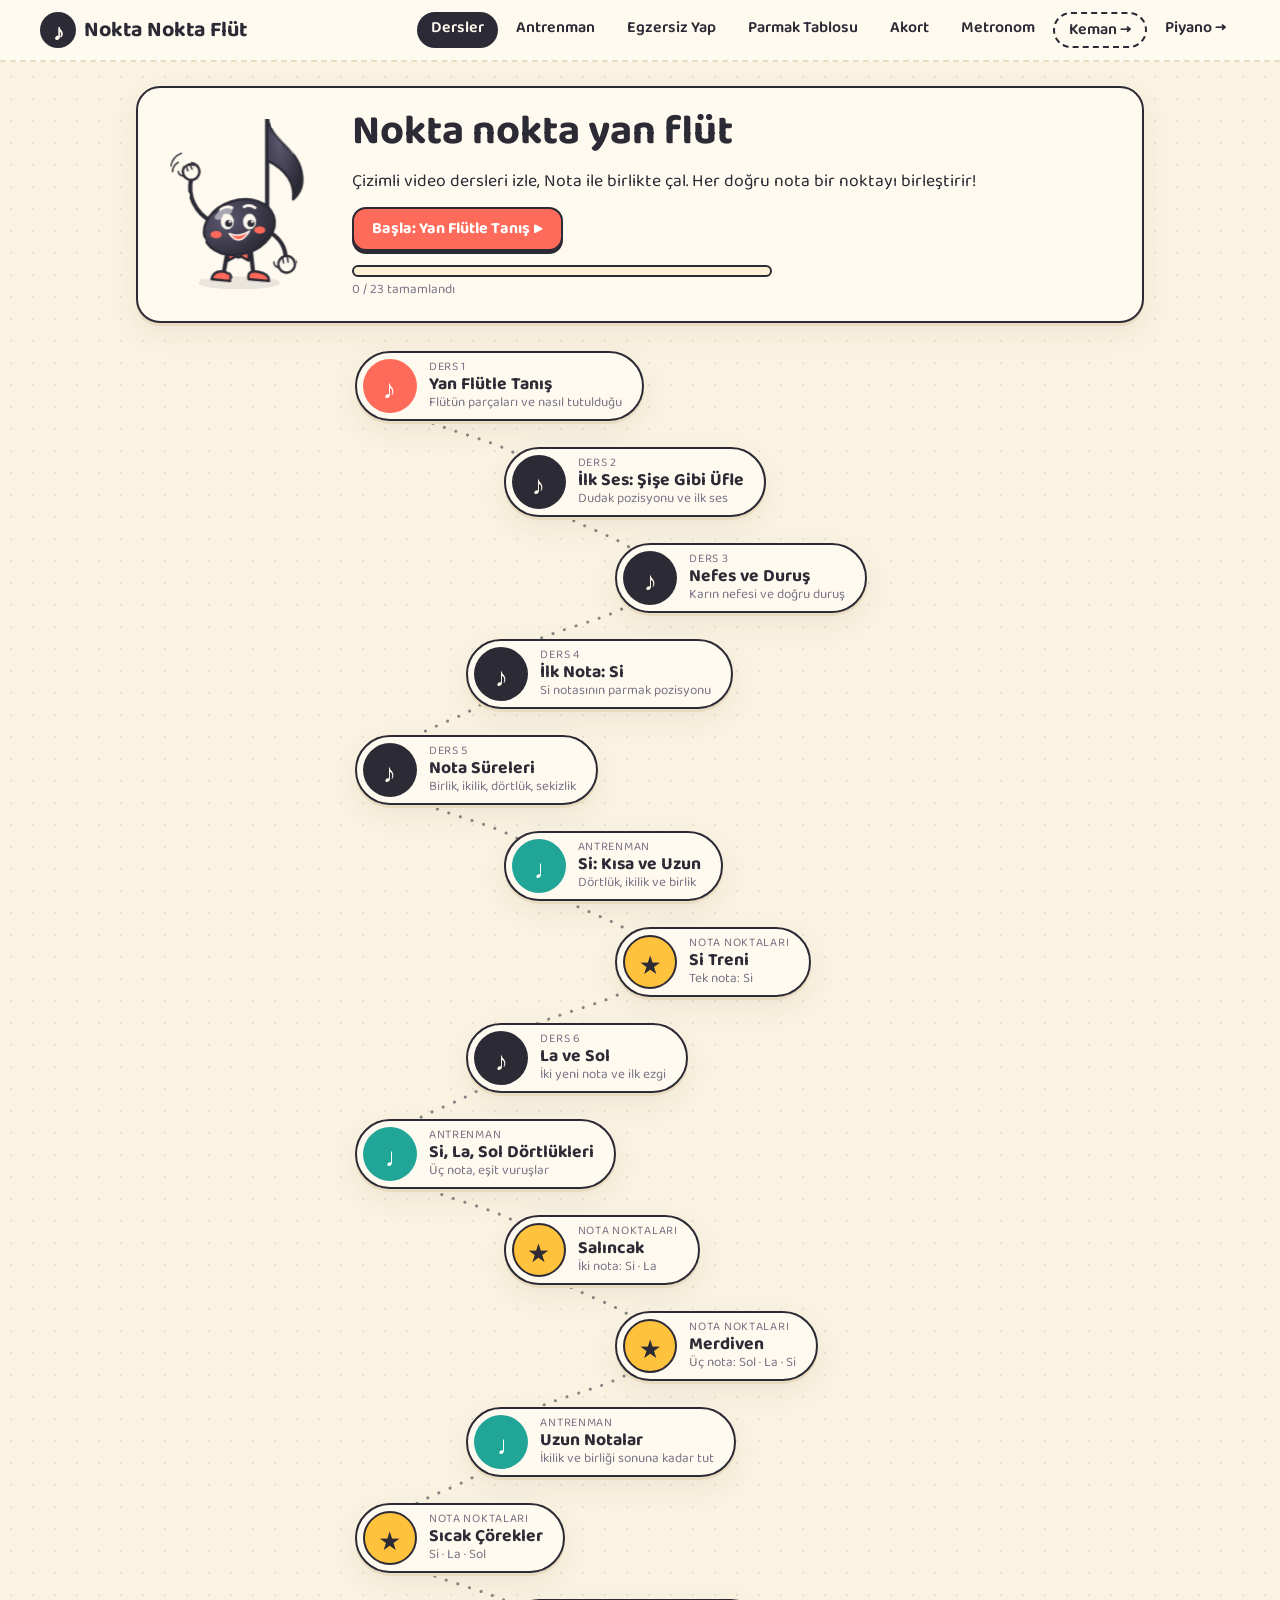
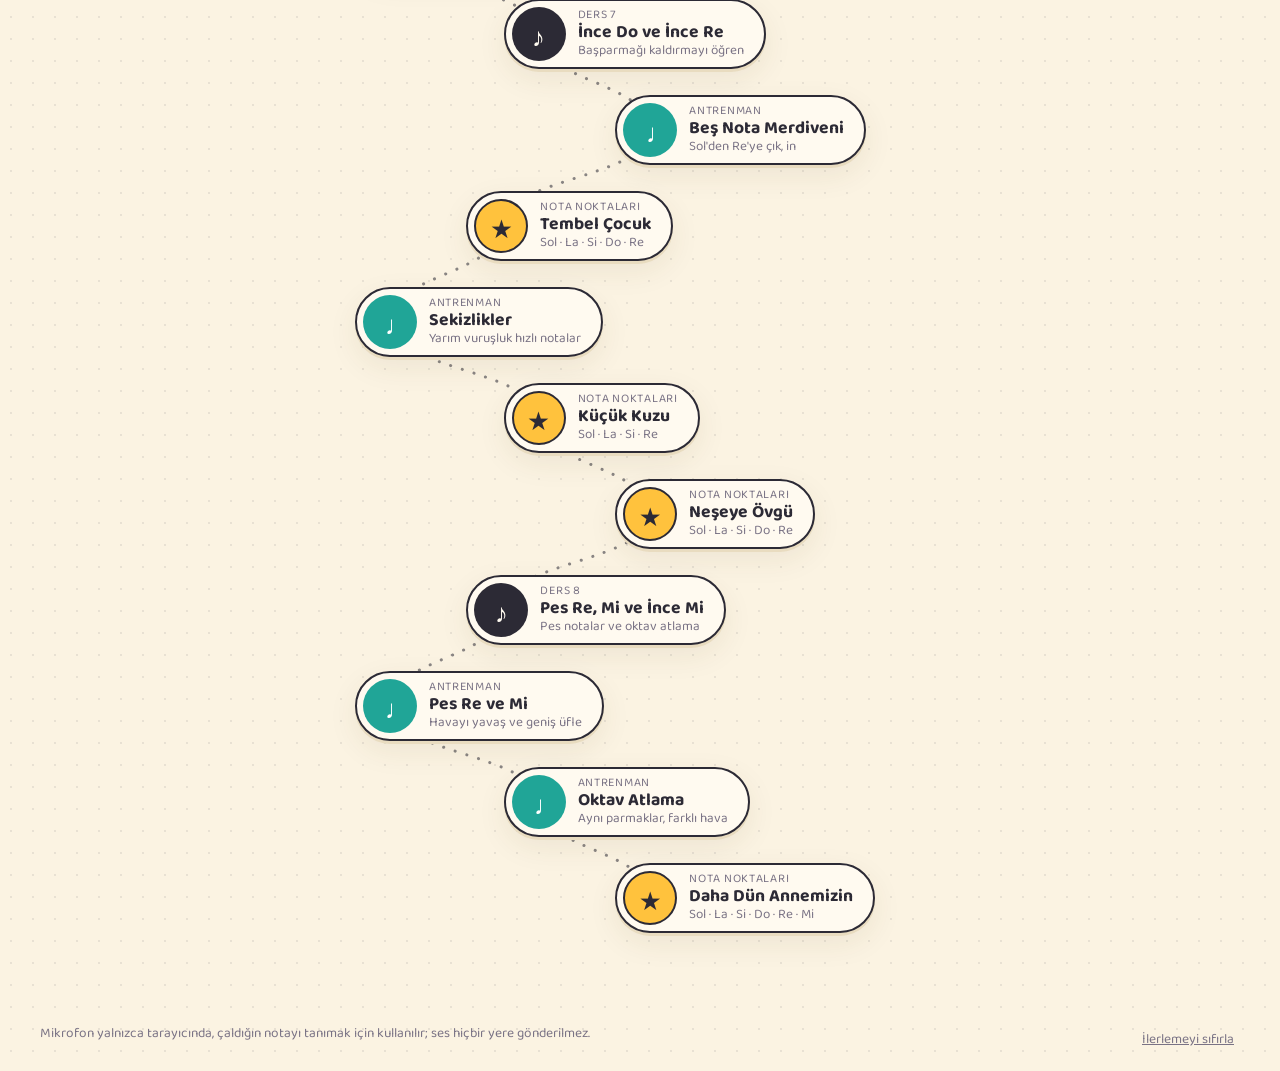
<file: index.html>
<!doctype html>
<html lang="tr">
  <head>
    <meta charset="utf-8" />
    <meta name="viewport" content="width=device-width, initial-scale=1" />
    <title>Nokta Nokta Flüt</title>
    <meta name="description" content="Yan flüt öğrenmek isteyenler için çizimli, etkileşimli video dersler ve nota-nokta şarkı oyunları." />
    <meta name="theme-color" content="#fff8ec" />
    <link rel="icon" href="data:image/svg+xml,<svg xmlns='http://www.w3.org/2000/svg' viewBox='0 0 100 100'><text y='.9em' font-size='90'>♪</text></svg>" />
    <link rel="preconnect" href="https://fonts.googleapis.com" />
    <link rel="preconnect" href="https://fonts.gstatic.com" crossorigin />
    <link href="https://fonts.googleapis.com/css2?family=Baloo+2:wght@500;700&family=Patrick+Hand&family=Noto+Music&display=swap" rel="stylesheet" />
    <link rel="stylesheet" href="css/style.css" />
  </head>
  <body>
    <!-- Elle çizim görünümü için ortak SVG filtresi -->
    <svg width="0" height="0" style="position: absolute" aria-hidden="true">
      <defs>
        <filter id="sketchy" x="-5%" y="-5%" width="110%" height="110%">
          <feTurbulence type="fractalNoise" baseFrequency="0.035" numOctaves="2" seed="3" result="noise" />
          <feDisplacementMap in="SourceGraphic" in2="noise" scale="2.4" xChannelSelector="R" yChannelSelector="G" />
        </filter>
        <!-- Küçük çizimler (porte, mini flüt) için daha hafif titreme -->
        <filter id="sketchy-sm" x="-5%" y="-20%" width="110%" height="140%">
          <feTurbulence type="fractalNoise" baseFrequency="0.08" numOctaves="1" seed="5" result="noise" />
          <feDisplacementMap in="SourceGraphic" in2="noise" scale="0.7" xChannelSelector="R" yChannelSelector="G" />
        </filter>
        <!-- Çizim detayları: metal parlaklığı, cam, ten gölgesi ve kurşun kalem taraması -->
        <linearGradient id="g-metal" x1="0" y1="0" x2="0" y2="1">
          <stop offset="0" class="st-metal-lo" />
          <stop offset="0.28" class="st-metal-hi" />
          <stop offset="0.5" class="st-metal" />
          <stop offset="1" class="st-metal-lo" />
        </linearGradient>
        <radialGradient id="g-cup" cx="0.38" cy="0.32" r="0.75">
          <stop offset="0" class="st-metal-hi" />
          <stop offset="0.6" class="st-metal" />
          <stop offset="1" class="st-metal-lo" />
        </radialGradient>
        <radialGradient id="g-pressed" cx="0.38" cy="0.32" r="0.8">
          <stop offset="0" class="st-coral-hi" />
          <stop offset="1" class="st-coral" />
        </radialGradient>
        <linearGradient id="g-glass" x1="0" y1="0" x2="1" y2="0">
          <stop offset="0" class="st-glass-lo" />
          <stop offset="0.3" class="st-glass-hi" />
          <stop offset="0.55" class="st-glass" />
          <stop offset="1" class="st-glass-lo" />
        </linearGradient>
        <radialGradient id="g-skin" cx="0.4" cy="0.35" r="0.7">
          <stop offset="0" class="st-skin-hi" />
          <stop offset="1" class="st-skin" />
        </radialGradient>
        <radialGradient id="g-head" cx="0.35" cy="0.3" r="0.75">
          <stop offset="0" class="st-ink-hi" />
          <stop offset="1" class="st-ink" />
        </radialGradient>
        <linearGradient id="g-wood" x1="0" y1="0" x2="1" y2="0">
          <stop offset="0" class="st-wood-lo" />
          <stop offset="0.4" class="st-wood" />
          <stop offset="1" class="st-wood-lo" />
        </linearGradient>
        <radialGradient id="g-varnish" cx="0.42" cy="0.38" r="0.75">
          <stop offset="0" class="st-varnish-hi" />
          <stop offset="0.55" class="st-varnish" />
          <stop offset="1" class="st-varnish-lo" />
        </radialGradient>
        <pattern id="hatch" width="6" height="6" patternUnits="userSpaceOnUse" patternTransform="rotate(45)">
          <line x1="0" y1="0" x2="0" y2="6" class="hatch-line" />
        </pattern>
        <pattern id="hatch-x" width="7" height="7" patternUnits="userSpaceOnUse" patternTransform="rotate(45)">
          <path d="M0 0V7M0 0H7" class="hatch-line" />
        </pattern>
        <filter id="paper-grain" x="0" y="0" width="100%" height="100%">
          <feTurbulence type="fractalNoise" baseFrequency="0.9" numOctaves="2" seed="8" />
          <feColorMatrix values="0 0 0 0 0.5  0 0 0 0 0.45  0 0 0 0 0.35  0 0 0 0.55 0" />
        </filter>
      </defs>
    </svg>

    <header class="topbar">
      <a class="logo" href="#/"><span class="logo-dot" aria-hidden="true">♪</span> <span class="logo-name">Nokta Nokta Flüt</span></a>
      <nav class="nav" aria-label="Ana menü">
        <a href="#/">Dersler</a>
        <a href="#/antrenman">Antrenman</a>
        <a href="#/egzersiz" class="nav-worksheet">Egzersiz Yap</a>
        <a href="#/parmak">Parmak Tablosu</a>
        <a href="#/akort">Akort</a>
        <a href="#/metronom">Metronom</a>
        <a class="other-instrument" href="keman/">Keman →</a>
        <a href="piyano/">Piyano →</a>
      </nav>
    </header>

    <div class="embed-note" hidden>
      🎤 Bu önizlemede mikrofon çalışmaz. Flütünle çalıp notalarını dinletmek için
      <a href="https://hakanatas.github.io/yanfulut/" target="_blank" rel="noopener">uygulamayı tarayıcıda aç</a>.
    </div>
    <main id="view"></main>

    <footer class="footer">
      <span>Mikrofon yalnızca tarayıcında, çaldığın notayı tanımak için kullanılır; ses hiçbir yere gönderilmez.</span>
      <button class="link" id="reset-progress">İlerlemeyi sıfırla</button>
    </footer>

    <noscript>Bu uygulama için JavaScript gerekli.</noscript>
    <script type="module">
      // Kod dosyaları her açılışta tazelenir (sw.js); yeni sürüm yarım yüklenirse bir kez yenilenir
      const sw = navigator.serviceWorker?.register('./sw.js').catch(() => null);
      import('./js/app.js')
        .then((m) => {
          m.boot('flute');
          sessionStorage.removeItem('reloaded');
        })
        .catch(async (err) => {
          if (sessionStorage.getItem('reloaded')) throw err;
          sessionStorage.setItem('reloaded', '1');
          await sw;
          await Promise.race([navigator.serviceWorker?.ready, new Promise((r) => setTimeout(r, 3000))]);
          location.reload();
        });
    </script>
  </body>
</html>
</file>
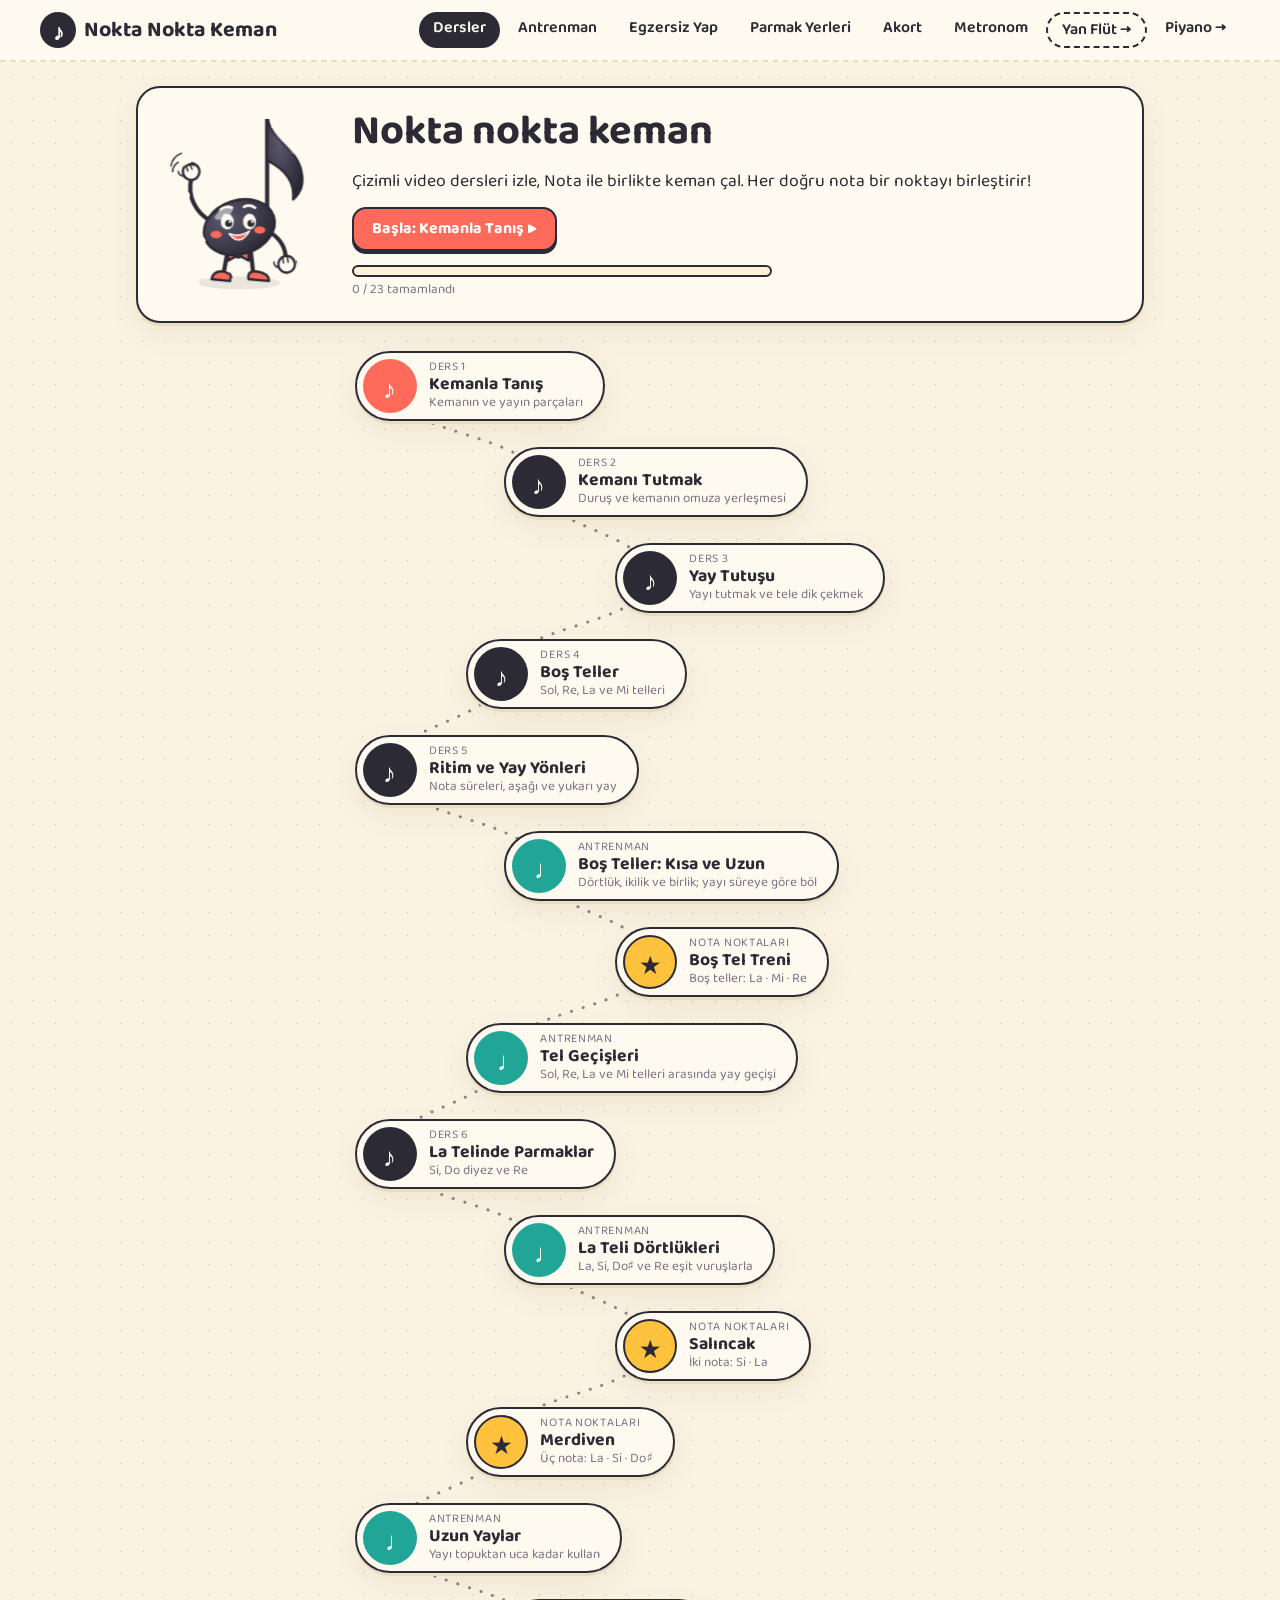
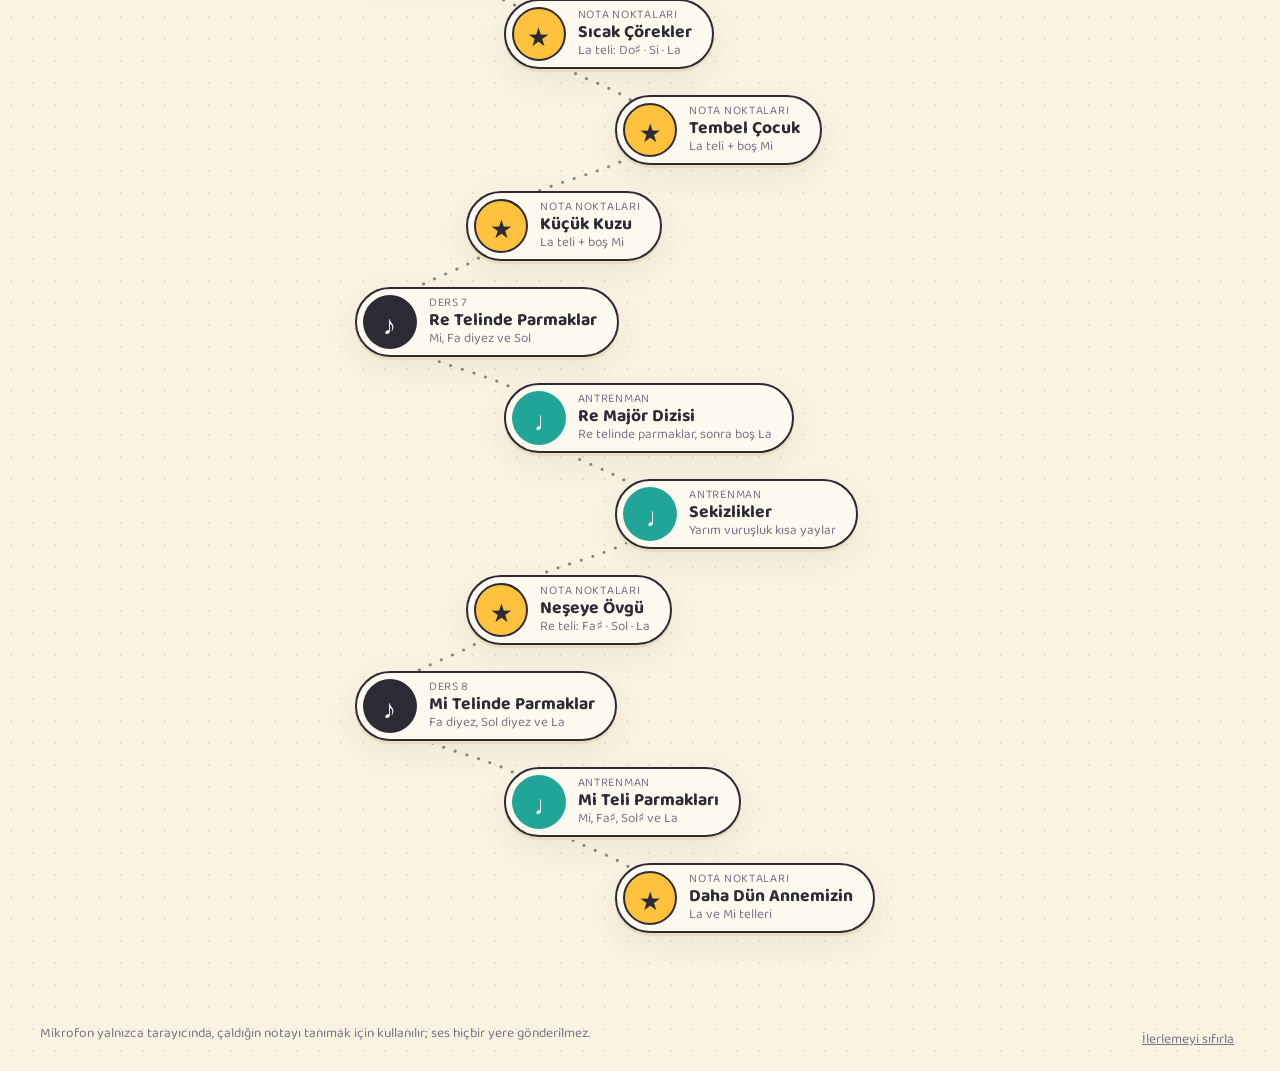
<file: keman/index.html>
<!doctype html>
<html lang="tr">
  <head>
    <meta charset="utf-8" />
    <meta name="viewport" content="width=device-width, initial-scale=1" />
    <title>Nokta Nokta Keman</title>
    <meta name="description" content="Keman öğrenmek isteyenler için çizimli, etkileşimli video dersler ve nota-nokta şarkı oyunları." />
    <meta name="theme-color" content="#fff8ec" />
    <link rel="icon" href="data:image/svg+xml,<svg xmlns='http://www.w3.org/2000/svg' viewBox='0 0 100 100'><text y='.9em' font-size='90'>♪</text></svg>" />
    <link rel="preconnect" href="https://fonts.googleapis.com" />
    <link rel="preconnect" href="https://fonts.gstatic.com" crossorigin />
    <link href="https://fonts.googleapis.com/css2?family=Baloo+2:wght@500;700&family=Patrick+Hand&family=Noto+Music&display=swap" rel="stylesheet" />
    <link rel="stylesheet" href="../css/style.css" />
  </head>
  <body>
    <!-- Elle çizim görünümü için ortak SVG filtresi -->
    <svg width="0" height="0" style="position: absolute" aria-hidden="true">
      <defs>
        <filter id="sketchy" x="-5%" y="-5%" width="110%" height="110%">
          <feTurbulence type="fractalNoise" baseFrequency="0.035" numOctaves="2" seed="3" result="noise" />
          <feDisplacementMap in="SourceGraphic" in2="noise" scale="2.4" xChannelSelector="R" yChannelSelector="G" />
        </filter>
        <!-- Küçük çizimler (porte, mini flüt) için daha hafif titreme -->
        <filter id="sketchy-sm" x="-5%" y="-20%" width="110%" height="140%">
          <feTurbulence type="fractalNoise" baseFrequency="0.08" numOctaves="1" seed="5" result="noise" />
          <feDisplacementMap in="SourceGraphic" in2="noise" scale="0.7" xChannelSelector="R" yChannelSelector="G" />
        </filter>
        <!-- Çizim detayları: metal parlaklığı, cam, ten gölgesi ve kurşun kalem taraması -->
        <linearGradient id="g-metal" x1="0" y1="0" x2="0" y2="1">
          <stop offset="0" class="st-metal-lo" />
          <stop offset="0.28" class="st-metal-hi" />
          <stop offset="0.5" class="st-metal" />
          <stop offset="1" class="st-metal-lo" />
        </linearGradient>
        <radialGradient id="g-cup" cx="0.38" cy="0.32" r="0.75">
          <stop offset="0" class="st-metal-hi" />
          <stop offset="0.6" class="st-metal" />
          <stop offset="1" class="st-metal-lo" />
        </radialGradient>
        <radialGradient id="g-pressed" cx="0.38" cy="0.32" r="0.8">
          <stop offset="0" class="st-coral-hi" />
          <stop offset="1" class="st-coral" />
        </radialGradient>
        <linearGradient id="g-glass" x1="0" y1="0" x2="1" y2="0">
          <stop offset="0" class="st-glass-lo" />
          <stop offset="0.3" class="st-glass-hi" />
          <stop offset="0.55" class="st-glass" />
          <stop offset="1" class="st-glass-lo" />
        </linearGradient>
        <radialGradient id="g-skin" cx="0.4" cy="0.35" r="0.7">
          <stop offset="0" class="st-skin-hi" />
          <stop offset="1" class="st-skin" />
        </radialGradient>
        <radialGradient id="g-head" cx="0.35" cy="0.3" r="0.75">
          <stop offset="0" class="st-ink-hi" />
          <stop offset="1" class="st-ink" />
        </radialGradient>
        <linearGradient id="g-wood" x1="0" y1="0" x2="1" y2="0">
          <stop offset="0" class="st-wood-lo" />
          <stop offset="0.4" class="st-wood" />
          <stop offset="1" class="st-wood-lo" />
        </linearGradient>
        <radialGradient id="g-varnish" cx="0.42" cy="0.38" r="0.75">
          <stop offset="0" class="st-varnish-hi" />
          <stop offset="0.55" class="st-varnish" />
          <stop offset="1" class="st-varnish-lo" />
        </radialGradient>
        <pattern id="hatch" width="6" height="6" patternUnits="userSpaceOnUse" patternTransform="rotate(45)">
          <line x1="0" y1="0" x2="0" y2="6" class="hatch-line" />
        </pattern>
        <pattern id="hatch-x" width="7" height="7" patternUnits="userSpaceOnUse" patternTransform="rotate(45)">
          <path d="M0 0V7M0 0H7" class="hatch-line" />
        </pattern>
        <filter id="paper-grain" x="0" y="0" width="100%" height="100%">
          <feTurbulence type="fractalNoise" baseFrequency="0.9" numOctaves="2" seed="8" />
          <feColorMatrix values="0 0 0 0 0.5  0 0 0 0 0.45  0 0 0 0 0.35  0 0 0 0.55 0" />
        </filter>
      </defs>
    </svg>

    <header class="topbar">
      <a class="logo" href="#/"><span class="logo-dot" aria-hidden="true">♪</span> <span class="logo-name">Nokta Nokta Keman</span></a>
      <nav class="nav" aria-label="Ana menü">
        <a href="#/">Dersler</a>
        <a href="#/antrenman">Antrenman</a>
        <a href="#/egzersiz" class="nav-worksheet">Egzersiz Yap</a>
        <a href="#/parmak">Parmak Yerleri</a>
        <a href="#/akort">Akort</a>
        <a href="#/metronom">Metronom</a>
        <a class="other-instrument" href="../">Yan Flüt →</a>
        <a href="../piyano/">Piyano →</a>
      </nav>
    </header>

    <div class="embed-note" hidden>
      🎤 Bu önizlemede mikrofon çalışmaz. Flütünle çalıp notalarını dinletmek için
      <a href="https://hakanatas.github.io/yanfulut/keman/" target="_blank" rel="noopener">uygulamayı tarayıcıda aç</a>.
    </div>
    <main id="view"></main>

    <footer class="footer">
      <span>Mikrofon yalnızca tarayıcında, çaldığın notayı tanımak için kullanılır; ses hiçbir yere gönderilmez.</span>
      <button class="link" id="reset-progress">İlerlemeyi sıfırla</button>
    </footer>

    <noscript>Bu uygulama için JavaScript gerekli.</noscript>
    <script type="module">
      // Kod dosyaları her açılışta tazelenir (sw.js); yeni sürüm yarım yüklenirse bir kez yenilenir
      const sw = navigator.serviceWorker?.register('../sw.js').catch(() => null);
      import('../js/app.js')
        .then((m) => {
          m.boot('violin');
          sessionStorage.removeItem('reloaded');
        })
        .catch(async (err) => {
          if (sessionStorage.getItem('reloaded')) throw err;
          sessionStorage.setItem('reloaded', '1');
          await sw;
          await Promise.race([navigator.serviceWorker?.ready, new Promise((r) => setTimeout(r, 3000))]);
          location.reload();
        });
    </script>
  </body>
</html>
</file>
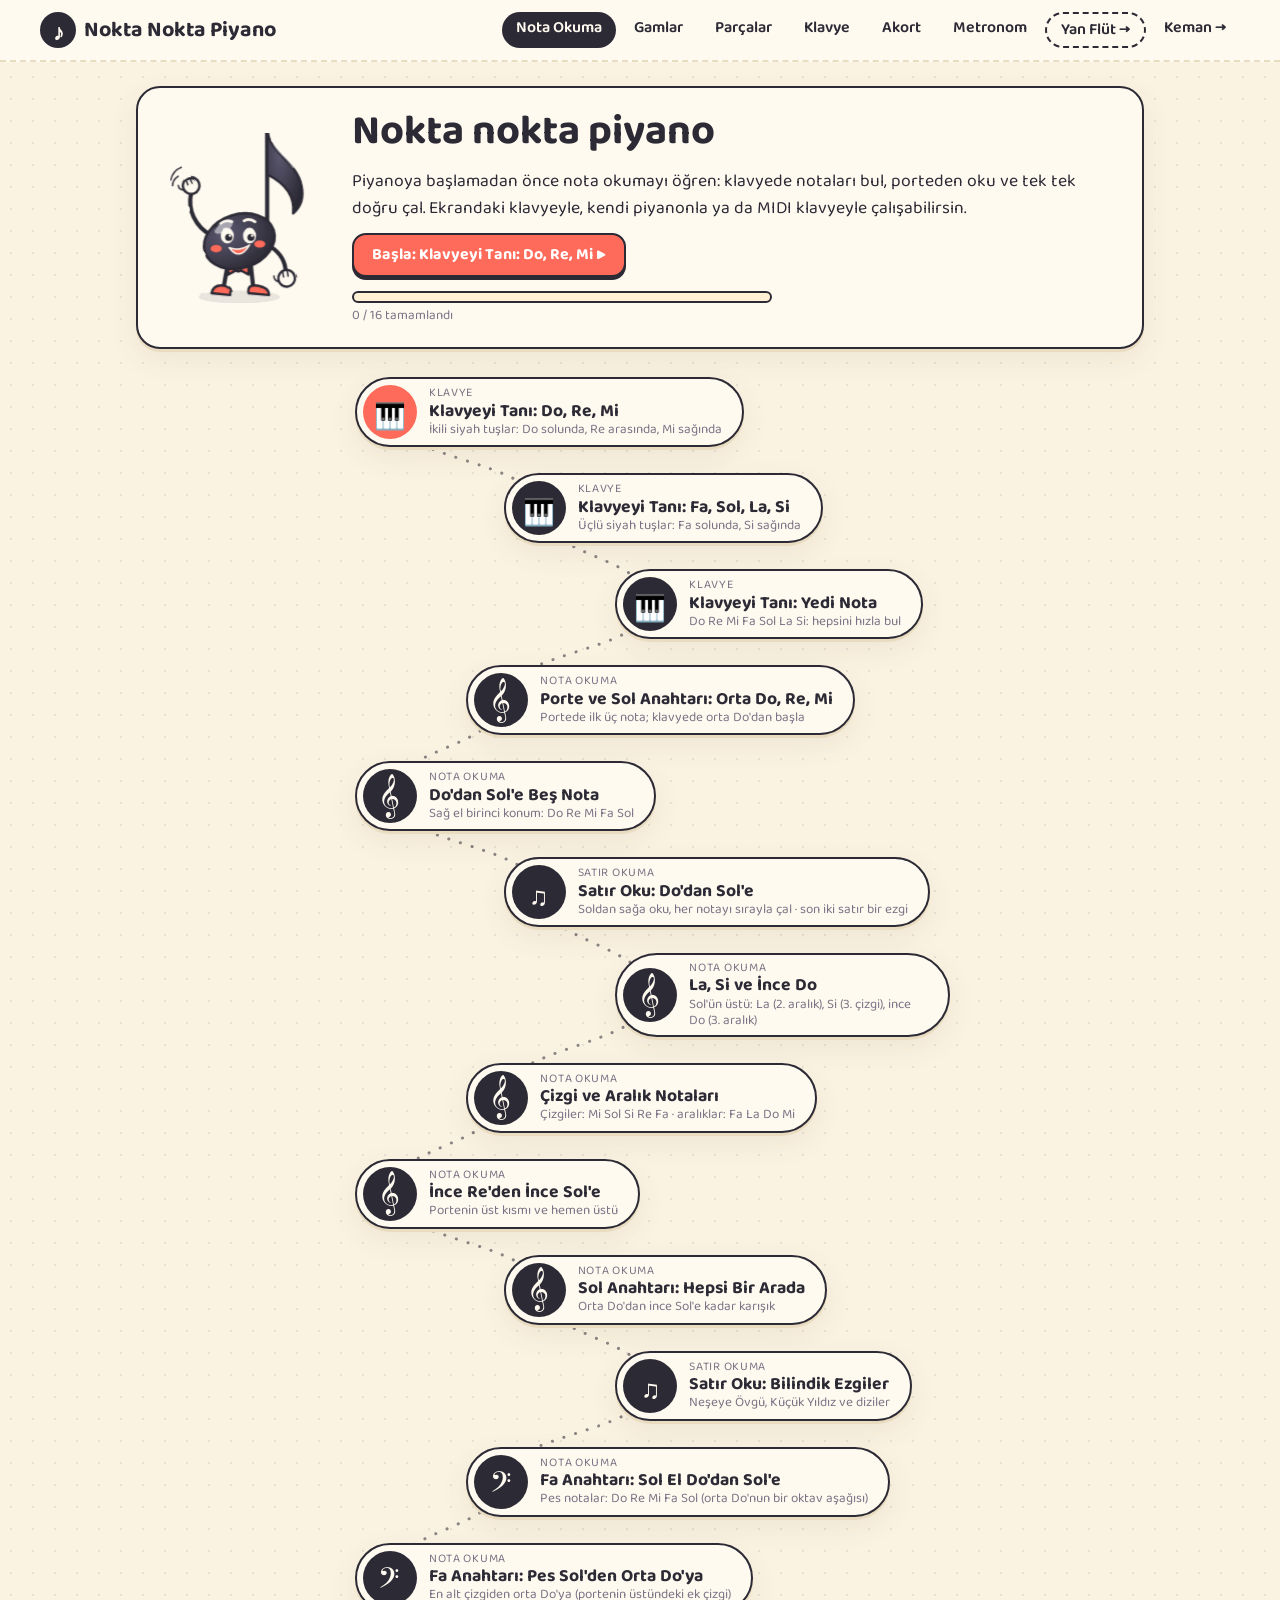
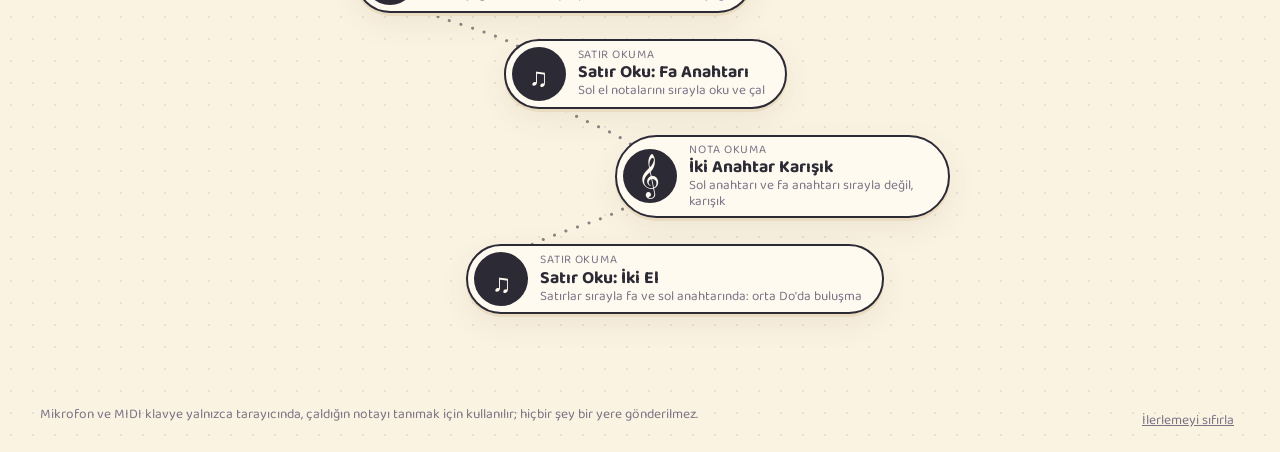
<file: piyano/index.html>
<!doctype html>
<html lang="tr">
  <head>
    <meta charset="utf-8" />
    <meta name="viewport" content="width=device-width, initial-scale=1" />
    <title>Nokta Nokta Piyano</title>
    <meta name="description" content="Piyanoya başlamadan önce nota okuma: klavyeyi tanı, sol ve fa anahtarında notaları oku ve tek tek doğru çal." />
    <meta name="theme-color" content="#fff8ec" />
    <link rel="icon" href="data:image/svg+xml,<svg xmlns='http://www.w3.org/2000/svg' viewBox='0 0 100 100'><text y='.9em' font-size='90'>♪</text></svg>" />
    <link rel="preconnect" href="https://fonts.googleapis.com" />
    <link rel="preconnect" href="https://fonts.gstatic.com" crossorigin />
    <link href="https://fonts.googleapis.com/css2?family=Baloo+2:wght@500;700&family=Patrick+Hand&family=Noto+Music&display=swap" rel="stylesheet" />
    <link rel="stylesheet" href="../css/style.css" />
  </head>
  <body>
    <!-- Elle çizim görünümü için ortak SVG filtresi -->
    <svg width="0" height="0" style="position: absolute" aria-hidden="true">
      <defs>
        <filter id="sketchy" x="-5%" y="-5%" width="110%" height="110%">
          <feTurbulence type="fractalNoise" baseFrequency="0.035" numOctaves="2" seed="3" result="noise" />
          <feDisplacementMap in="SourceGraphic" in2="noise" scale="2.4" xChannelSelector="R" yChannelSelector="G" />
        </filter>
        <!-- Küçük çizimler (porte, mini flüt) için daha hafif titreme -->
        <filter id="sketchy-sm" x="-5%" y="-20%" width="110%" height="140%">
          <feTurbulence type="fractalNoise" baseFrequency="0.08" numOctaves="1" seed="5" result="noise" />
          <feDisplacementMap in="SourceGraphic" in2="noise" scale="0.7" xChannelSelector="R" yChannelSelector="G" />
        </filter>
        <!-- Çizim detayları: metal parlaklığı, cam, ten gölgesi ve kurşun kalem taraması -->
        <linearGradient id="g-metal" x1="0" y1="0" x2="0" y2="1">
          <stop offset="0" class="st-metal-lo" />
          <stop offset="0.28" class="st-metal-hi" />
          <stop offset="0.5" class="st-metal" />
          <stop offset="1" class="st-metal-lo" />
        </linearGradient>
        <radialGradient id="g-cup" cx="0.38" cy="0.32" r="0.75">
          <stop offset="0" class="st-metal-hi" />
          <stop offset="0.6" class="st-metal" />
          <stop offset="1" class="st-metal-lo" />
        </radialGradient>
        <radialGradient id="g-pressed" cx="0.38" cy="0.32" r="0.8">
          <stop offset="0" class="st-coral-hi" />
          <stop offset="1" class="st-coral" />
        </radialGradient>
        <linearGradient id="g-glass" x1="0" y1="0" x2="1" y2="0">
          <stop offset="0" class="st-glass-lo" />
          <stop offset="0.3" class="st-glass-hi" />
          <stop offset="0.55" class="st-glass" />
          <stop offset="1" class="st-glass-lo" />
        </linearGradient>
        <radialGradient id="g-skin" cx="0.4" cy="0.35" r="0.7">
          <stop offset="0" class="st-skin-hi" />
          <stop offset="1" class="st-skin" />
        </radialGradient>
        <radialGradient id="g-head" cx="0.35" cy="0.3" r="0.75">
          <stop offset="0" class="st-ink-hi" />
          <stop offset="1" class="st-ink" />
        </radialGradient>
        <linearGradient id="g-wood" x1="0" y1="0" x2="1" y2="0">
          <stop offset="0" class="st-wood-lo" />
          <stop offset="0.4" class="st-wood" />
          <stop offset="1" class="st-wood-lo" />
        </linearGradient>
        <radialGradient id="g-varnish" cx="0.42" cy="0.38" r="0.75">
          <stop offset="0" class="st-varnish-hi" />
          <stop offset="0.55" class="st-varnish" />
          <stop offset="1" class="st-varnish-lo" />
        </radialGradient>
        <pattern id="hatch" width="6" height="6" patternUnits="userSpaceOnUse" patternTransform="rotate(45)">
          <line x1="0" y1="0" x2="0" y2="6" class="hatch-line" />
        </pattern>
        <pattern id="hatch-x" width="7" height="7" patternUnits="userSpaceOnUse" patternTransform="rotate(45)">
          <path d="M0 0V7M0 0H7" class="hatch-line" />
        </pattern>
        <filter id="paper-grain" x="0" y="0" width="100%" height="100%">
          <feTurbulence type="fractalNoise" baseFrequency="0.9" numOctaves="2" seed="8" />
          <feColorMatrix values="0 0 0 0 0.5  0 0 0 0 0.45  0 0 0 0 0.35  0 0 0 0.55 0" />
        </filter>
      </defs>
    </svg>

    <header class="topbar">
      <a class="logo" href="#/"><span class="logo-dot" aria-hidden="true">♪</span> <span class="logo-name">Nokta Nokta Piyano</span></a>
      <nav class="nav" aria-label="Ana menü">
        <a href="#/">Nota Okuma</a>
        <a href="#/gamlar">Gamlar</a>
        <a href="#/parcalar">Parçalar</a>
        <a href="#/parmak">Klavye</a>
        <a href="#/akort">Akort</a>
        <a href="#/metronom">Metronom</a>
        <a class="other-instrument" href="../">Yan Flüt →</a>
        <a href="../keman/">Keman →</a>
      </nav>
    </header>

    <div class="embed-note" hidden>
      🎤 Bu önizlemede mikrofon ve MIDI klavye çalışmaz; ekrandaki klavyeyi kullanabilirsin. Piyanonla çalışmak için
      <a href="https://hakanatas.github.io/yanfulut/piyano/" target="_blank" rel="noopener">uygulamayı tarayıcıda aç</a>.
    </div>
    <main id="view"></main>

    <footer class="footer">
      <span>Mikrofon ve MIDI klavye yalnızca tarayıcında, çaldığın notayı tanımak için kullanılır; hiçbir şey bir yere gönderilmez.</span>
      <button class="link" id="reset-progress">İlerlemeyi sıfırla</button>
    </footer>

    <noscript>Bu uygulama için JavaScript gerekli.</noscript>
    <script type="module">
      // Kod dosyaları her açılışta tazelenir (sw.js); yeni sürüm yarım yüklenirse bir kez yenilenir
      const sw = navigator.serviceWorker?.register('../sw.js').catch(() => null);
      import('../js/app.js')
        .then((m) => {
          m.boot('piano');
          sessionStorage.removeItem('reloaded');
        })
        .catch(async (err) => {
          if (sessionStorage.getItem('reloaded')) throw err;
          sessionStorage.setItem('reloaded', '1');
          await sw;
          await Promise.race([navigator.serviceWorker?.ready, new Promise((r) => setTimeout(r, 3000))]);
          location.reload();
        });
    </script>
  </body>
</html>
</file>
<file: css/style.css>
/* Nokta Nokta Flüt — kâğıt üzerine elle çizim teması (karanlık modda kara tahta) */
:root {
  --paper: #fffaf0;
  --paper-2: #fff1d6;
  --page: #fbf3e2;
  --ink: #2c2a35;
  --muted: #7a7385;
  --coral: #ff6b5a;
  --teal: #20a597;
  --sky: #4a9fe0;
  --sun: #ffc23d;
  --sun-soft: #ffe7a6;
  --lilac: #b9a3f0;
  --metal: #e3e9f0;
  --skin: #ffd9bd;
  --hair: #6b4b3e;
  --shirt: #9fd8cf;
  --wood: #e0b07a;
  --line: #e9dcc0;
  --shadow: 0 3px 0 var(--line), 0 10px 30px rgb(80 60 20 / 8%);
  --metal-hi: #ffffff;
  --metal-lo: #a9b6c4;
  --coral-hi: #ffb3a8;
  --skin-hi: #ffeadb;
  --skin-lo: #e9a98a;
  --ink-hi: #5c5870;
  --wood-lo: #b77d45;
  --glass: #cfe6f5;
  --glass-hi: #f4fbff;
  --glass-lo: #94bcd8;
  --leaf: #7cc47f;
  --varnish: #c06a2b;
  --varnish-hi: #f0a656;
  --varnish-lo: #6f3416;
  --ebony: #2e2724;
  --maple: #ecd2a2;
  --string: #b9c2cc;
  --bow-hair: #f4efe2;
  --bow-stick: #7a4a26;
  --amber: #e2a336;
  --pearl: #f3f0ff;
  --radius: 18px;
  --font-ui: 'Baloo 2', 'Segoe UI', system-ui, sans-serif;
  --font-hand: 'Patrick Hand', 'Comic Sans MS', 'Chalkboard SE', cursive;
  color-scheme: light;
}

@media (prefers-color-scheme: dark) {
  :root:not([data-theme='light']) {
    --paper: #23392f;
    --paper-2: #2c463a;
    --page: #182822;
    --ink: #f3efe4;
    --muted: #a9bfb3;
    --metal: #3f5a50;
    --skin: #6d5446;
    --hair: #2a1d17;
    --shirt: #2f6a62;
    --wood: #7a5a38;
    --sun-soft: #5b5230;
    --line: #2c4038;
    --shadow: 0 3px 0 #0f1a16, 0 10px 30px rgb(0 0 0 / 25%);
    --metal-hi: #8aa79b;
    --metal-lo: #2a3f37;
    --coral-hi: #ff9d8f;
    --skin-hi: #8c6c5a;
    --skin-lo: #4f3a2f;
    --ink-hi: #ffffff;
    --wood-lo: #4e381f;
    --glass: #3b6070;
    --glass-hi: #6c97a8;
    --glass-lo: #24404b;
    --leaf: #4f8f58;
    --varnish: #8d4a1f;
    --varnish-hi: #c47a3a;
    --varnish-lo: #4a2210;
    --ebony: #120e0c;
    --maple: #b39466;
    --string: #c9d2da;
    --bow-hair: #e8e2d2;
    --bow-stick: #a06a3c;
    --amber: #c88d2a;
    --pearl: #e8e4ff;
    color-scheme: dark;
  }
}

:root[data-theme='dark'] {
  --paper: #23392f;
  --paper-2: #2c463a;
  --page: #182822;
  --ink: #f3efe4;
  --muted: #a9bfb3;
  --metal: #3f5a50;
  --skin: #6d5446;
  --hair: #2a1d17;
  --shirt: #2f6a62;
  --wood: #7a5a38;
  --sun-soft: #5b5230;
  --line: #2c4038;
  --shadow: 0 3px 0 #0f1a16, 0 10px 30px rgb(0 0 0 / 25%);
  --metal-hi: #8aa79b;
  --metal-lo: #2a3f37;
  --coral-hi: #ff9d8f;
  --skin-hi: #8c6c5a;
  --skin-lo: #4f3a2f;
  --ink-hi: #ffffff;
  --wood-lo: #4e381f;
  --glass: #3b6070;
  --glass-hi: #6c97a8;
  --glass-lo: #24404b;
  --leaf: #4f8f58;
  --varnish: #8d4a1f;
  --varnish-hi: #c47a3a;
  --varnish-lo: #4a2210;
  --ebony: #120e0c;
  --maple: #b39466;
  --string: #c9d2da;
  --bow-hair: #e8e2d2;
  --bow-stick: #a06a3c;
  --amber: #c88d2a;
  --pearl: #e8e4ff;
  color-scheme: dark;
}

* { box-sizing: border-box; }

html, body { margin: 0; }

body {
  font-family: var(--font-ui);
  color: var(--ink);
  background-color: var(--page);
  background-image: radial-gradient(color-mix(in srgb, var(--ink) 9%, transparent) 1.2px, transparent 1.4px);
  background-size: 22px 22px;
  min-height: 100vh;
  display: flex;
  flex-direction: column;
  line-height: 1.5;
}

a { color: inherit; }
h1, h2, h3 { line-height: 1.15; margin: 0 0 0.3em; }
.muted { color: var(--muted); }
[hidden] { display: none !important; }

/* ------------------------------------------------------------- üst çubuk */
.topbar {
  display: flex;
  align-items: center;
  justify-content: space-between;
  flex-wrap: wrap;
  gap: 8px 16px;
  padding: 12px clamp(16px, 4vw, 40px);
  background: var(--paper);
  border-bottom: 2px dashed var(--line);
  position: sticky;
  top: 0;
  z-index: 10;
}
.logo { font-weight: 700; font-size: 1.35rem; text-decoration: none; display: flex; align-items: center; gap: 8px; }
.logo-dot {
  display: grid; place-items: center; width: 36px; height: 36px; border-radius: 50%;
  background: var(--ink); color: var(--paper); font-family: 'Noto Music', serif;
}
.nav { display: flex; gap: 4px; flex-wrap: wrap; }
.nav a { text-decoration: none; padding: 4px 14px; border-radius: 999px; font-weight: 600; }
.nav a:hover { background: var(--paper-2); }
.nav a.active { background: var(--ink); color: var(--paper); }
.nav a.other-instrument { border: 2px dashed var(--ink); }

.embed-note {
  margin: 12px auto 0; max-width: 1008px; width: calc(100% - 32px);
  padding: 10px 14px; border: 2px dashed var(--coral); border-radius: 14px;
  background: var(--paper); font-weight: 600;
}
.embed-note a { color: var(--coral); }
.level span { background: var(--teal); }
main { flex: 1; width: 100%; max-width: 1040px; margin: 0 auto; padding: 24px 16px 48px; }

.footer {
  display: flex; justify-content: space-between; flex-wrap: wrap; gap: 8px;
  padding: 16px clamp(16px, 4vw, 40px); font-size: 0.85rem; color: var(--muted);
}

/* ------------------------------------------------------------- ortak */
.btn {
  font: inherit; font-weight: 700; font-size: 1rem;
  display: inline-flex; align-items: center; justify-content: center; gap: 6px;
  padding: 8px 18px; min-height: 44px;
  border: 2.5px solid var(--ink); border-radius: 14px;
  background: var(--paper); color: var(--ink);
  box-shadow: 0 3px 0 var(--ink);
  cursor: pointer; text-decoration: none;
  transition: transform 0.08s, box-shadow 0.08s;
}
.btn:hover { transform: translateY(-1px); }
.btn:active { transform: translateY(2px); box-shadow: 0 1px 0 var(--ink); }
.btn:disabled { opacity: 0.6; cursor: default; transform: none; }
.btn.primary { background: var(--coral); color: #fff; }
.btn.active { background: var(--sun); color: #2c2a35; }
.btn.ghost { border-style: dashed; box-shadow: none; }
.link { font: inherit; background: none; border: 0; color: var(--muted); text-decoration: underline; cursor: pointer; padding: 6px; }
.card { background: var(--paper); border: 2.5px solid var(--ink); border-radius: var(--radius); box-shadow: var(--shadow); padding: 20px; }
.badge { display: inline-block; padding: 6px 14px; border-radius: 999px; background: var(--sun); color: #2c2a35; font-weight: 700; }
.page-head { display: flex; align-items: baseline; gap: 16px; flex-wrap: wrap; margin-bottom: 14px; }
.back { text-decoration: none; font-weight: 700; color: var(--muted); }
.back:hover { color: var(--ink); }
.hint { font-size: 0.9rem; }
:focus-visible { outline: 3px solid var(--sky); outline-offset: 2px; }

/* ------------------------------------------------------------- SVG çizim sınıfları */
.ink { stroke: var(--ink); stroke-width: 2.6; fill: none; stroke-linecap: round; stroke-linejoin: round; }
.thin { stroke-width: 1.6; }
.thick { stroke-width: 4.5; }
.dashed { stroke-dasharray: 6 6; }
.metal { fill: var(--metal); }
.paper { fill: var(--paper); }
.solid { fill: var(--ink); }
.hole { fill: var(--ink); }
.glass { fill: color-mix(in srgb, var(--sky) 22%, var(--paper)); }
.skin { fill: var(--skin); }
.hair { fill: var(--hair); }
.shirt { fill: var(--shirt); }
.wood { fill: var(--wood); }
.glow { fill: var(--sun-soft); }
.key.up { fill: url(#g-cup); }
.key.down { fill: url(#g-pressed); }
.metal-g { fill: url(#g-metal); }
.cup { fill: url(#g-cup); }
.glass-g { fill: url(#g-glass); }
.skin-g { fill: url(#g-skin); }
.head-g { fill: url(#g-head); }
.wood-g { fill: url(#g-wood); }
.hatch { fill: url(#hatch); stroke: none; }
.hatch-x { fill: url(#hatch-x); stroke: none; }
.hatch-line { stroke: var(--ink); stroke-width: 0.9; opacity: 0.45; }
.shade { fill: var(--ink); opacity: 0.1; stroke: none; }
.shine { fill: none; stroke: var(--metal-hi); stroke-width: 2.4; stroke-linecap: round; opacity: 0.85; }
.shine-fill { fill: #fff; opacity: 0.5; stroke: none; }
.fill-leaf { fill: var(--leaf); }
.fill-sun { fill: var(--sun); }
.fill-sky { fill: var(--sky); }
.fill-lilac { fill: var(--lilac); }
.fill-ink { fill: var(--ink); }
.fill-skin-lo { fill: var(--skin-lo); }
.limb-o { stroke: var(--ink); fill: none; stroke-linecap: round; stroke-linejoin: round; }
.limb-i, .limb-i.shirt { fill: none; stroke-linecap: round; stroke-linejoin: round; }
.limb-i.shirt { stroke: var(--shirt); }
.limb-i.skin-st { stroke: var(--skin); }
.print { fill: none; stroke: var(--paper); stroke-width: 1.1; stroke-linecap: round; opacity: 0.85; }
.board-bg .staff-deco { stroke: var(--ink); stroke-width: 1.2; fill: none; opacity: 0.08; }
.board-bg .deco { fill: var(--ink); opacity: 0.07; stroke: none; }
.varnish { fill: url(#g-varnish); }
.ebony { fill: var(--ebony); }
.maple { fill: var(--maple); }
.amber { fill: var(--amber); }
.pearl { fill: var(--pearl); }
.string { stroke: var(--string); fill: none; stroke-linecap: round; }
.bow-hair { stroke: var(--bow-hair); stroke-width: 3; fill: none; stroke-linecap: round; }
.bow-stick { stroke: var(--bow-stick); stroke-width: 5; fill: none; stroke-linecap: round; }
.tape { stroke: var(--sun); stroke-width: 3; opacity: 0.85; }
.paper-fill { fill: var(--paper); }
.st-varnish { stop-color: var(--varnish); }
.st-varnish-hi { stop-color: var(--varnish-hi); }
.st-varnish-lo { stop-color: var(--varnish-lo); }
.st-metal { stop-color: var(--metal); }
.st-metal-hi { stop-color: var(--metal-hi); }
.st-metal-lo { stop-color: var(--metal-lo); }
.st-coral { stop-color: var(--coral); }
.st-coral-hi { stop-color: var(--coral-hi); }
.st-glass { stop-color: var(--glass); }
.st-glass-hi { stop-color: var(--glass-hi); }
.st-glass-lo { stop-color: var(--glass-lo); }
.st-skin { stop-color: var(--skin); }
.st-skin-hi { stop-color: var(--skin-hi); }
.st-ink { stop-color: var(--ink); }
.st-ink-hi { stop-color: var(--ink-hi); }
.st-wood { stop-color: var(--wood); }
.st-wood-lo { stop-color: var(--wood-lo); }
.stroke-coral, .stroke-teal, .stroke-sky, .stroke-sun, .stroke-paper {
  stroke-width: 3; fill: none; stroke-linecap: round; stroke-linejoin: round;
}
.stroke-coral { stroke: var(--coral); }
.stroke-teal { stroke: var(--teal); }
.stroke-sky { stroke: var(--sky); }
.stroke-sun { stroke: var(--sun); }
.stroke-paper { stroke: var(--paper); }
.fill-coral { fill: var(--coral); }
.fill-teal { fill: var(--teal); }
.fill-paper { fill: var(--paper); }
.fill-sun-soft { fill: var(--sun-soft); }
.hand { font-family: var(--font-hand); stroke: none; }
.clef { font-family: 'Noto Music', 'Bravura', 'Segoe UI Symbol', serif; stroke: none; }
.ink-fill { fill: var(--ink); }
.muted-fill { fill: var(--muted); }
.coral-fill { fill: var(--coral); }
.teal-fill { fill: var(--teal); }
.sky-fill { fill: var(--sky); }

/* ------------------------------------------------------------- ana sayfa */
.hero {
  display: grid; grid-template-columns: 170px 1fr; gap: 20px; align-items: center;
  background: var(--paper); border: 2.5px solid var(--ink); border-radius: 24px;
  box-shadow: var(--shadow); padding: 20px 24px; margin-bottom: 28px;
}
.hero h1 { font-size: clamp(1.8rem, 4vw, 2.6rem); }
.hero p { margin: 0 0 12px; font-size: 1.1rem; }
.hero-mascot { width: 100%; }
.hero-actions { margin-bottom: 14px; }
.progress-bar { height: 12px; border: 2px solid var(--ink); border-radius: 999px; overflow: hidden; background: var(--paper-2); max-width: 420px; }
.progress-bar span { display: block; height: 100%; background: var(--teal); }

.path-wrap { position: relative; max-width: 620px; margin: 0 auto; }
.path-line { position: absolute; inset: 0; width: 100%; height: 100%; pointer-events: none; overflow: visible; }
.path-line .road { fill: none; stroke: var(--ink); stroke-width: 3; stroke-dasharray: 0.1 12; stroke-linecap: round; opacity: 0.55; }
.path { list-style: none; margin: 0; padding: 0; position: relative; }
.node { display: flex; margin: 0 0 26px; }
.node:nth-child(4n + 1) { padding-left: 4%; }
.node:nth-child(4n + 2) { padding-left: 28%; }
.node:nth-child(4n + 3) { padding-left: 46%; }
.node:nth-child(4n + 4) { padding-left: 22%; }
.node a {
  display: flex; align-items: center; gap: 12px; text-decoration: none;
  background: var(--paper); border: 2.5px solid var(--ink); border-radius: 999px;
  padding: 6px 20px 6px 6px; box-shadow: var(--shadow); max-width: 100%;
  transition: transform 0.12s;
}
.node a:hover { transform: translateY(-2px) rotate(-1deg); }
.node-icon {
  flex: none; display: grid; place-items: center; width: 54px; height: 54px; border-radius: 50%;
  background: var(--ink); color: var(--paper); font-size: 1.6rem; font-family: 'Noto Music', var(--font-ui);
}
.node.song .node-icon { background: var(--sun); color: #2c2a35; border: 2.5px solid var(--ink); }
.node.done .node-icon { background: var(--teal); color: #fff; }
.node.next .node-icon { background: var(--coral); color: #fff; animation: pulse 1.6s infinite; }
.node-text { display: flex; flex-direction: column; line-height: 1.2; min-width: 0; }
.node-kind { font-size: 0.75rem; text-transform: uppercase; letter-spacing: 0.06em; color: var(--muted); }
.node-text b { font-size: 1.1rem; }
.node-text small { color: var(--muted); }

@keyframes pulse {
  0%, 100% { box-shadow: 0 0 0 0 color-mix(in srgb, var(--coral) 50%, transparent); }
  50% { box-shadow: 0 0 0 10px transparent; }
}

/* ------------------------------------------------------------- oynatıcı */
.player { background: var(--paper); border: 2.5px solid var(--ink); border-radius: var(--radius); box-shadow: var(--shadow); overflow: hidden; }
.stage { position: relative; aspect-ratio: 16 / 9; background: var(--paper); overflow: hidden; }
.stage .board, .media-host, .media-host video, .media-host iframe { position: absolute; inset: 0; width: 100%; height: 100%; display: block; border: 0; }
.media-host { background: #000; }
.media-error { color: #fff; text-align: center; padding: 20px; }
.caption {
  position: absolute; left: 50%; bottom: 3%; transform: translateX(-50%);
  width: min(92%, 760px); text-align: center;
  font-size: clamp(0.95rem, 2.2vw, 1.25rem); font-weight: 600; line-height: 1.35;
  background: color-mix(in srgb, var(--ink) 86%, transparent); color: var(--paper);
  padding: 6px 14px; border-radius: 12px;
}
.caption:empty { display: none; }
.sound-hint {
  position: absolute; top: 10px; left: 50%; transform: translateX(-50%); z-index: 1;
  background: var(--ink); color: var(--paper); font-weight: 700; font-size: 0.9rem;
  padding: 4px 14px; border-radius: 999px;
}
.cover {
  position: absolute; inset: 0; border: 0; cursor: pointer; font: inherit; color: var(--ink);
  display: flex; flex-direction: column; align-items: center; justify-content: center; gap: 6px;
  background: color-mix(in srgb, var(--paper) 88%, transparent);
}
.cover-play {
  display: grid; place-items: center; width: 84px; height: 84px; border-radius: 50%;
  background: var(--coral); color: #fff; font-size: 2.2rem; border: 3px solid var(--ink); box-shadow: 0 4px 0 var(--ink);
  padding-left: 6px;
}
.cover:hover .cover-play { transform: scale(1.06); }
.cover-title { font-size: clamp(1.4rem, 3.5vw, 2.2rem); font-weight: 700; }
.cover-sub { color: var(--muted); }

.controls { display: flex; align-items: center; gap: 6px; padding: 8px 10px; border-top: 2.5px solid var(--ink); background: var(--paper-2); }
.ctl {
  font: inherit; font-weight: 700; min-width: 40px; height: 40px; border-radius: 10px;
  border: 2px solid transparent; background: none; color: var(--ink); cursor: pointer; font-size: 1.1rem;
}
.ctl:hover { background: var(--paper); border-color: var(--ink); }
.ctl.play { background: var(--ink); color: var(--paper); }
.ctl.toggle { opacity: 0.45; font-size: 0.95rem; }
.ctl.toggle.on { opacity: 1; }
.timeline { flex: 1; display: flex; gap: 3px; align-items: center; min-width: 0; }
.seg {
  flex: 1; position: relative; height: 12px; padding: 0; border: 0; border-radius: 6px; cursor: pointer;
  background: color-mix(in srgb, var(--ink) 18%, transparent); overflow: visible;
}
.seg .fill { position: absolute; left: 0; top: 0; bottom: 0; width: 0; background: var(--coral); border-radius: 6px; }
.seg.has-check::after, .cue-mark {
  content: ''; position: absolute; right: -3px; top: 50%; width: 11px; height: 11px;
  background: var(--sun); border: 2px solid var(--ink); transform: translate(0, -50%) rotate(45deg); z-index: 1;
}
.cue-mark { right: auto; transform: translate(-50%, -50%) rotate(45deg); }
.seg.current { outline: 2px solid var(--ink); outline-offset: 1px; }

/* ------------------------------------------------------------- duraklar */
.cp-overlay {
  position: absolute; inset: 0; z-index: 2; display: grid; place-items: center; padding: 12px;
  background: color-mix(in srgb, var(--ink) 35%, transparent); backdrop-filter: blur(2px);
  overflow: auto;
}
.cp-card {
  width: min(560px, 100%); max-height: 100%; overflow: auto;
  background: var(--paper); border: 2.5px solid var(--ink); border-radius: var(--radius);
  box-shadow: 0 6px 0 var(--ink); padding: 16px 20px; text-align: center;
  animation: pop 0.25s ease-out;
}
@keyframes pop { from { transform: scale(0.9); opacity: 0; } }
.cp-tag { display: inline-block; font-size: 0.8rem; font-weight: 700; text-transform: uppercase; letter-spacing: 0.08em; background: var(--sun); color: #2c2a35; border-radius: 999px; padding: 1px 12px; margin-bottom: 6px; }
.cp-title { font-size: clamp(1.1rem, 2.6vw, 1.5rem); }
.cp-title.big { font-size: clamp(1.6rem, 4vw, 2.4rem); }
.cp-options { display: grid; gap: 8px; margin: 10px 0; }
.opt {
  font: inherit; font-size: 1.05rem; text-align: left; padding: 10px 14px; border-radius: 12px; cursor: pointer;
  border: 2px solid var(--ink); background: var(--paper); color: var(--ink);
}
.opt:hover:not(:disabled) { background: var(--paper-2); }
.opt.right { background: var(--teal); color: #fff; }
.opt.wrong { background: color-mix(in srgb, var(--coral) 25%, var(--paper)); text-decoration: line-through; animation: shake 0.3s; }
.cp-feedback { min-height: 1.5em; margin: 8px 0; }
.cp-success { font-weight: 700; color: var(--teal); font-size: 1.15rem; }
.burst { display: inline-block; margin-right: 6px; animation: pop 0.4s; font-family: 'Noto Music', var(--font-ui); }
.cp-actions { display: flex; gap: 10px; justify-content: center; flex-wrap: wrap; margin: 8px 0; }
.cp-visual { display: flex; align-items: center; justify-content: center; gap: 8px; flex-wrap: wrap; }
.mini-staff { width: 130px; }
.mini-flute { width: min(360px, 100%); }
.mini-fingerboard { width: 120px; }
.chart-detail .mini-fingerboard { width: 200px; margin: 8px auto; display: block; }
.mic { margin: 8px auto; max-width: 340px; }
.meter, .hold { height: 8px; border-radius: 99px; background: color-mix(in srgb, var(--ink) 12%, transparent); overflow: hidden; margin: 6px 0; }
.meter span, .hold span { display: block; height: 100%; width: 0; background: var(--sky); transition: width 0.08s; }
.hold span { background: var(--teal); }
.heard { font-size: 0.9rem; color: var(--muted); }
.breath { display: grid; place-items: center; height: 170px; position: relative; }
.balloon {
  width: 60px; height: 60px; border-radius: 50%; border: 3px dashed var(--coral);
  background: var(--sun-soft); transition-property: transform; transition-timing-function: ease-in-out;
}
.balloon.full { transform: scale(2.4); }
.breath-label { position: absolute; font-weight: 700; font-size: 1.2rem; }
@keyframes shake { 25% { transform: translateX(-5px); } 75% { transform: translateX(5px); } }

.end-card { margin-top: 16px; text-align: center; background: var(--paper); border: 2.5px solid var(--ink); border-radius: var(--radius); padding: 18px; box-shadow: var(--shadow); }
.end-actions { display: flex; gap: 10px; justify-content: center; flex-wrap: wrap; }

/* ------------------------------------------------------------- Nota Noktaları */
.dots-head { display: flex; justify-content: space-between; align-items: flex-start; gap: 12px; }
.dots-head p { margin: 0; }
.dots-head .song-hint { margin-top: 4px; font-weight: 600; }
.dots-detail.stroke-sun-thick { fill: none; stroke: var(--sun); stroke-width: 2.4; }
.stars { font-size: 1.8rem; letter-spacing: 2px; color: color-mix(in srgb, var(--ink) 20%, transparent); white-space: nowrap; }
.stars .on { color: var(--sun); -webkit-text-stroke: 1.5px var(--ink); }
.dots-main { display: grid; grid-template-columns: minmax(0, 1.3fr) minmax(0, 1fr); gap: 16px; margin: 12px 0; }
.dots-board-wrap { position: relative; background: var(--paper); border: 2.5px solid var(--ink); border-radius: var(--radius); box-shadow: var(--shadow); }
.dots-board { width: 100%; display: block; }
.dot circle { fill: var(--ink); transition: r 0.2s, fill 0.2s; }
.dot text { font-family: var(--font-hand); font-size: 3.4px; fill: var(--muted); }
.dot.hit circle { fill: var(--teal); }
.dot.next circle { fill: var(--coral); r: 2.6; animation: blink 1s infinite; }
.dot.next text { fill: var(--coral); font-weight: 700; font-size: 4.4px; }
.dot.shake { animation: shake 0.3s; }
@keyframes blink { 50% { opacity: 0.45; } }
.dots-line { stroke: var(--ink); stroke-width: 1; stroke-linecap: round; }
.dots-fill { opacity: 0; transition: opacity 1.2s; stroke: none; }
.dots-fill.show { opacity: 1; }
.dots-detail, .dots-scene-part { stroke: var(--ink); stroke-width: 0.7; stroke-linecap: round; stroke-linejoin: round; }
.dots-detail.plain, .dots-scene-part.plain { fill: none; stroke-width: 0.9; }
.dots-detail.shine { fill: none; stroke: #fff; stroke-width: 1.8; opacity: 0.55; }
.dots-detail.stroke-paper-thin { fill: none; stroke: var(--paper); stroke-width: 0.8; }
.dots-detail.fill-lilac-dark { fill: color-mix(in srgb, var(--lilac) 72%, var(--ink)); }
.dots-scene-part.faint { fill: none; opacity: 0.25; }
.dots-scene-part.night { fill: color-mix(in srgb, var(--sky) 22%, var(--paper)); stroke: none; }
.dots-board.complete .dot text { display: none; }
.dots-board.complete .dot circle { r: 1; }
.dots-done {
  margin: 0 10px 10px;
  display: flex; flex-direction: column; align-items: center; gap: 6px; text-align: center;
  background: color-mix(in srgb, var(--paper) 94%, transparent); border: 2px solid var(--ink); border-radius: 14px; padding: 10px;
  animation: pop 0.3s;
}
.dots-done b { font-size: 1.4rem; color: var(--sun); -webkit-text-stroke: 1px var(--ink); }
.dots-side { background: var(--paper); border: 2.5px solid var(--ink); border-radius: var(--radius); box-shadow: var(--shadow); padding: 14px; text-align: center; }
.target-name { font-size: clamp(1.6rem, 4vw, 2.4rem); font-weight: 700; line-height: 1.1; margin: 4px 0; }
.target-visual { display: flex; flex-direction: column; align-items: center; }
.mic-status { font-size: 0.95rem; color: var(--muted); min-height: 1.4em; }
.melody-strip { display: flex; gap: 4px; overflow-x: auto; padding: 8px 2px; scrollbar-width: thin; }
.chip {
  position: relative; overflow: hidden; flex: none; min-width: calc(22px + 24px * var(--w, 1)); text-align: center; padding: 3px 6px; border-radius: 10px;
  border: 2px solid var(--ink); background: var(--paper); font-weight: 700; font-size: 0.95rem;
  display: flex; flex-direction: column; align-items: center; line-height: 1.1;
}
.chip b, .chip small { position: relative; z-index: 1; }
.chip-val { width: 14px; height: 22px; position: relative; z-index: 1; }
.chip.current .chip-val .ink, .chip.done .chip-val .ink { stroke: #fff; }
.chip.current .chip-val .head-g, .chip.done .chip-val .head-g, .chip.current .chip-val .fill-ink, .chip.done .chip-val .fill-ink { fill: #fff; }
.chip-fill { position: absolute; left: 0; bottom: 0; top: 0; width: 0; background: color-mix(in srgb, var(--teal) 55%, transparent); }
.chip.done { background: var(--teal); color: #fff; opacity: 0.55; }
.chip.current { background: var(--coral); color: #fff; transform: scale(1.12); }
.dots-side .value-line { font-size: 1.05rem; margin: 2px 0; }
.value-glyph .value-icon { width: 22px; height: 34px; display: block; }
.dots-side .beat-dots span { width: 24px; height: 24px; }
.dots-side .beat-dots span.half { height: 12px; margin-top: 12px; }
.dots-controls { display: flex; flex-wrap: wrap; gap: 8px; }
.touch-pad { display: flex; flex-wrap: wrap; gap: 8px; margin-top: 12px; }
.pad-key {
  font: inherit; flex: 1 1 80px; min-height: 64px; cursor: pointer; display: flex; flex-direction: column; align-items: center; justify-content: center;
  border: 2.5px solid var(--ink); border-radius: 14px; background: var(--paper); color: var(--ink); box-shadow: 0 4px 0 var(--ink);
}
.pad-key b { font-size: 1.3rem; }
.pad-key small { font-size: 0.7rem; color: var(--muted); }
.pad-key:active { transform: translateY(3px); box-shadow: 0 1px 0 var(--ink); background: var(--sun); }

/* ------------------------------------------------------------- antrenman */
.node.drill .node-icon { background: var(--teal); color: #fff; font-family: 'Noto Music', var(--font-ui); }
.node.drill.done .node-icon { background: var(--teal); }
.drill-head { display: flex; justify-content: space-between; align-items: flex-start; gap: 12px; }
.drill-head h2 { margin-top: 4px; }
.drill-head p { margin: 0; }
.drill-options { display: flex; flex-wrap: wrap; gap: 10px; align-items: center; margin: 12px 0; }
.seg-group { display: inline-flex; border: 2.5px solid var(--ink); border-radius: 14px; overflow: hidden; background: var(--paper); }
.chip-btn {
  font: inherit; font-weight: 700; padding: 8px 14px; min-height: 42px; border: 0; background: none; color: var(--ink); cursor: pointer;
}
.chip-btn + .chip-btn { border-left: 2px solid var(--ink); }
.chip-btn.active { background: var(--ink); color: var(--paper); }
.drill-staff-wrap {
  overflow-x: auto; background: var(--paper); border: 2.5px solid var(--ink); border-radius: var(--radius);
  box-shadow: var(--shadow); padding: 6px 4px; scrollbar-width: thin;
}
.drill-staff { display: block; max-width: none; }
.drill-hl { fill: transparent; }
.drill-note.current .drill-hl { fill: var(--sun-soft); }
.dur-bar { fill: color-mix(in srgb, var(--ink) 14%, transparent); }
.dur-fill { fill: var(--sky); }
.dur-name { font-family: var(--font-hand); font-size: 13px; fill: var(--muted); }
.beat-num { font-family: var(--font-ui); font-size: 13px; fill: var(--muted); }
.beat-num.strong { font-weight: 700; fill: var(--ink); }
.time-sig { font-family: var(--font-ui); font-weight: 700; fill: var(--ink); }
.playhead { stroke: var(--coral); stroke-width: 3; stroke-linecap: round; }
.drill-note.ok .head-g, .drill-note.ok .dur-fill { fill: var(--teal); }
.drill-note.ok .ink { stroke: var(--teal); }
.drill-note.ok .dur-bar { fill: color-mix(in srgb, var(--teal) 30%, transparent); }
.drill-note.short .head-g, .drill-note.short .dur-fill { fill: var(--sun); }
.drill-note.short .ink { stroke: #c98a00; }
.drill-note.miss .head-g, .drill-note.miss .dur-fill { fill: var(--coral); }
.drill-note.miss .ink { stroke: var(--coral); }
.drill-main { display: grid; grid-template-columns: minmax(0, 1.2fr) minmax(0, 1fr); gap: 16px; margin: 14px 0; }
.drill-target, .drill-side {
  position: relative; background: var(--paper); border: 2.5px solid var(--ink); border-radius: var(--radius);
  box-shadow: var(--shadow); padding: 16px; text-align: center; min-width: 0;
}
.drill-target .target-name { font-size: clamp(2rem, 6vw, 3rem); font-weight: 700; line-height: 1.05; }
.value-line { display: flex; align-items: center; justify-content: center; gap: 8px; font-size: 1.3rem; font-weight: 700; margin: 6px 0; }
.value-sym { width: 30px; height: 42px; }
.beat-dots { display: flex; justify-content: center; gap: 10px; margin: 10px 0 6px; }
.beat-dots span { width: 30px; height: 30px; border-radius: 50%; border: 3px solid var(--ink); background: var(--paper); transition: background 0.08s; }
.beat-dots span.half { height: 15px; border-radius: 30px 30px 0 0; margin-top: 15px; }
.beat-dots span.on { background: var(--teal); }
.countdown {
  position: absolute; inset: 0; display: grid; place-items: center; font-size: 5rem; font-weight: 700;
  background: color-mix(in srgb, var(--paper) 88%, transparent); border-radius: var(--radius); z-index: 1;
}
.drill-result {
  text-align: center; background: var(--paper); border: 2.5px solid var(--ink); border-radius: var(--radius); box-shadow: var(--shadow); padding: 18px;
}
.result-stars { font-size: 2rem; color: var(--sun); -webkit-text-stroke: 1px var(--ink); }
.result-grid { display: flex; justify-content: center; gap: 28px; margin: 8px 0; }
.result-grid div { display: flex; flex-direction: column; }
.result-grid .big { font-size: 2rem; font-weight: 700; font-variant-numeric: tabular-nums; }
.chip-btn.standalone { border: 2.5px dashed var(--ink); border-radius: 14px; background: var(--paper); }
.cp-toggle-row { margin-top: 2px; }
/* Yalnızca porte: parmak resmi gizliyken porte büyür */
.no-fingering .target-visual .mini-staff, .no-fingering .cp-visual .mini-staff { width: 220px; }
.pad-key.down { transform: translateY(3px); box-shadow: 0 1px 0 var(--ink); background: var(--sun); }
.pad-key { touch-action: none; user-select: none; -webkit-user-select: none; }
.next-link { margin-left: auto; }
.drill-cards { display: grid; grid-template-columns: repeat(auto-fill, minmax(240px, 1fr)); gap: 12px; margin-top: 12px; }
.drill-card {
  display: flex; flex-direction: column; gap: 2px; text-decoration: none; background: var(--paper); border: 2.5px solid var(--ink);
  border-radius: var(--radius); box-shadow: var(--shadow); padding: 14px;
}
.drill-card b { font-size: 1.15rem; }
.drill-card:hover { transform: translateY(-2px); }
.stars.small { font-size: 1.1rem; }

/* ------------------------------------------------------------- egzersiz yap (çalışma kağıdı) */
.ws-stage { display: grid; grid-template-columns: minmax(0, 1fr) minmax(0, 1fr); gap: 14px; margin: 14px 0; }
.ws-target .target-name { font-size: clamp(2.4rem, 7vw, 3.6rem); }
.ws-where { font-weight: 700; font-size: 0.95rem; }
/* Hedef kartının yüksekliği nota değişince oynamasın */
.ws-target .value-line { min-height: 2.6em; }
.ws-target .cp-feedback { min-height: 2.8em; margin: 6px 0; }
.ws-target .mic-status { min-height: 2.6em; }
.ws-big { display: grid; place-items: center; }
.ws-big-staff { width: 100%; max-width: 360px; height: auto; }
.ws-flute {
  grid-column: 1 / -1; background: var(--paper); border: 2.5px solid var(--ink); border-radius: var(--radius);
  box-shadow: var(--shadow); padding: 4px 0; transition: opacity 0.2s; overflow: hidden;
}
.ws-flute:empty { display: none; }
/* Flüt büyük çizilir: baş kısmının ucu kırpılır, parmak delikleri ve anahtarlar kutuyu doldurur */
.ws-flute .mini-flute { width: 132%; max-width: none; display: block; margin: -5% 0 -3% -30%; }
.ws-flute.dim .mini-flute { opacity: 0.55; }
.ws-flute-cap { font-weight: 700; text-align: center; }
.beat-dots span.extra { border-style: dashed; }
.beat-dots span.rest { border-radius: 8px; }
.ws-rows { display: flex; flex-direction: column; gap: 12px; margin-top: 14px; }
/* Çalarken satırların üstünde yapışkan şerit: sayım, hedef nota, süre ve geri bildirim */
.ws-live {
  display: none; position: sticky; top: var(--live-top, 0px); z-index: 6; align-items: baseline; gap: 6px 14px; flex-wrap: wrap;
  margin-top: 14px; padding: 8px 14px; background: var(--paper); border: 2.5px solid var(--ink); border-radius: 14px; box-shadow: var(--shadow);
}
.ws.running .ws-live { display: flex; }
.ws-live-count:not(:empty) { font-size: 1.6rem; font-weight: 700; color: var(--coral); }
.ws-live-name { font-size: 1.5rem; }
.ws-live-value { font-weight: 600; }
.ws-live-fb { flex-basis: 100%; font-weight: 600; min-height: 1.3em; }
.ws-live-fb:empty { display: none; }
.ws-live-heard { margin-left: auto; font-size: 0.9rem; }
.ws.running .ws-live + .ws-rows { margin-top: 10px; }
.ws-row {
  background: var(--paper); border: 2.5px solid var(--ink); border-radius: var(--radius); box-shadow: var(--shadow);
  padding: 8px 10px 4px; transition: opacity 0.2s, border-color 0.2s, box-shadow 0.2s;
}
.ws.running .ws-row:not(.active) { opacity: 0.6; }
.ws-row.active { border-color: var(--coral); box-shadow: 0 0 0 4px color-mix(in srgb, var(--coral) 25%, transparent), var(--shadow); }
.ws-row-head { display: flex; align-items: center; gap: 12px; flex-wrap: wrap; }
.ws-row-head .ws-row-score { font-weight: 700; }
.ws-row-head .link:first-of-type { margin-left: auto; }
.ws-row-scroll { overflow-x: auto; scrollbar-width: thin; }
.ws-row-svg { display: block; width: 100%; min-width: 640px; height: auto; }
.ws-row-svg .dur-name { font-size: 15px; font-weight: 700; }
.ws-row-svg .beat-num { font-size: 14px; }
.cur-mark { fill: var(--coral); opacity: 0; }
.ws-item.current .cur-mark { opacity: 1; animation: bob 0.6s ease-in-out infinite alternate; }
.ws-item.current .drill-hl { fill: var(--sun-soft); stroke: var(--sun); stroke-width: 2; }
.ws-item.current .head-g { fill: var(--coral); }
.ws-item.current .ink { stroke: var(--coral); }
.ws-item.current .fill-ink, .ws-item.current .ink-fill { fill: var(--coral); }
.ws-item .tie { stroke-width: 2; }
.rest-glyph { font-family: 'Noto Music', serif; }
.dur-bar.rest-bar { fill: color-mix(in srgb, var(--ink) 6%, transparent); stroke: color-mix(in srgb, var(--ink) 25%, transparent); stroke-dasharray: 3 3; }
.drill-note.wrong .head-g, .drill-note.wrong .dur-fill { fill: var(--coral); }
.drill-note.wrong .ink { stroke: var(--coral); }
.drill-note.miss .drill-hl { fill: color-mix(in srgb, var(--coral) 10%, transparent); }
@keyframes bob { from { transform: translateY(-3px); } to { transform: translateY(2px); } }
.ws-result h3 { margin: 0 0 4px; }
.ws-score { display: flex; flex-direction: column; align-items: center; }
.ws-score .big { font-size: 3rem; font-weight: 700; line-height: 1; font-variant-numeric: tabular-nums; }
.ws-bar { display: flex; height: 18px; border: 2px solid var(--ink); border-radius: 99px; overflow: hidden; margin: 12px auto; max-width: 520px; }
.ws-bar .seg.ok { background: var(--teal); }
.ws-bar .seg.short { background: var(--sun); }
.ws-bar .seg.wrong { background: var(--coral); }
.ws-bar .seg.miss { background: color-mix(in srgb, var(--coral) 40%, var(--paper)); }
.ws-counts { flex-wrap: wrap; gap: 20px; }
.ws-counts .ok .big { color: var(--teal); }
.ws-counts .short .big { color: #c98a00; }
.ws-counts .wrong .big, .ws-counts .miss .big { color: var(--coral); }
.ws-result .end-actions { display: flex; gap: 10px; justify-content: center; flex-wrap: wrap; }
.ws-unit { margin-top: 18px; }
.ws-unit-head { display: flex; align-items: baseline; gap: 12px; flex-wrap: wrap; }
.ws-unit-head h3 { margin: 0; }
.ws-new-notes { display: grid; grid-template-columns: repeat(auto-fill, minmax(min(100%, 380px), 1fr)); gap: 12px; margin: 12px 0; }
.ws-new-note { border: 2px dashed var(--ink); border-radius: 14px; padding: 8px 10px; }
.ws-new-top { display: flex; align-items: center; gap: 10px; justify-content: space-between; }
.ws-new-top b { font-size: 1.5rem; }
.ws-new-note .mini-flute { width: 100%; max-width: none; display: block; }
.ws-concepts { list-style: none; padding: 0; margin: 10px 0; display: grid; gap: 8px; }
.ws-concepts li { display: flex; gap: 12px; align-items: center; }
.ws-sym {
  flex: none; min-width: 52px; height: 44px; display: grid; place-items: center; padding: 0 6px; border: 2px solid var(--ink); border-radius: 12px;
  font-family: 'Noto Music', var(--font-ui); font-size: 1.4rem; font-weight: 700; background: var(--paper-2);
}
/* Tuşla çalarken tuşlar ekranın altında sabit kalır (satırlar kayarken de erişilir) */
.ws .touch-pad { position: sticky; bottom: 0; z-index: 5; background: var(--page); padding: 8px 0; margin-top: 0; }
/* Antrenmanda da flüt resmi büyük: baş kısmının ucu kırpılır */
.drill-side .target-visual { overflow: hidden; }
.drill:not(.ws) .drill-main { grid-template-columns: minmax(0, 1fr) minmax(0, 1.6fr); }
.drill-side .target-visual .mini-flute { width: 132%; max-width: none; margin: -4% 0 -2% -30%; }
.pager { margin-left: auto; display: flex; align-items: center; gap: 8px; }
.pager .btn { text-decoration: none; }
.pager .disabled { opacity: 0.4; pointer-events: none; }
.pager-count { font-weight: 700; font-variant-numeric: tabular-nums; }
.cmd-hint { display: flex; align-items: center; justify-content: center; gap: 8px 18px; flex-wrap: wrap; margin-top: 12px; font-weight: 600; }
.cmd-hint .cmd { display: inline-flex; align-items: center; gap: 8px; }
.cmd-bar { display: inline-block; width: 120px; height: 10px; border: 2px solid var(--ink); border-radius: 99px; overflow: hidden; }
.cmd-bar i { display: block; height: 100%; width: 0; background: var(--teal); }
.result-nav { display: flex; gap: 10px; justify-content: center; flex-wrap: wrap; margin-top: 10px; }
.result-nav a.btn { text-decoration: none; }
.btn.small { padding: 4px 10px; min-height: 36px; }
.small-print { font-size: 0.85rem; margin-top: 16px; }
@media (max-width: 720px) {
  .ws-stage { gap: 8px; }
  .ws-stage .drill-target, .ws-stage .drill-side { padding: 10px 8px; }
  .ws-target .target-name { font-size: clamp(1.7rem, 8vw, 2.4rem); }
  .ws-target .value-line { font-size: 1rem; }
  .ws-target .beat-dots span { width: 22px; height: 22px; }
  .ws-target .mic-status { font-size: 0.8rem; }
  /* Dar ekranda flütün yalnızca parmak bölümü gösterilir (baş kısmı kırpılır), resim büyür */
  .ws-flute .mini-flute { width: 165%; margin: -6% 0 -4% -57%; }
}

/* ------------------------------------------------------------- parmak tablosu */
.note-grid { display: flex; flex-wrap: wrap; gap: 6px; margin-bottom: 16px; }
.note-btn {
  font: inherit; font-weight: 700; min-width: 54px; min-height: 44px; border-radius: 12px; cursor: pointer;
  border: 2px solid var(--ink); background: var(--paper); color: var(--ink);
}
.note-btn[aria-selected='true'] { background: var(--coral); color: #fff; }
.chart-top { display: flex; align-items: center; gap: 16px; flex-wrap: wrap; justify-content: space-between; }
.chart-top > div { flex: 1 1 200px; }
.chart-detail .mini-flute { width: 100%; max-width: none; margin: 8px 0; }
.key-list { columns: 2; padding-left: 20px; margin: 0; }

/* ------------------------------------------------------------- akort */
.tuner { max-width: 420px; margin: 0 auto; text-align: center; }
.tuner-note { font-size: 5rem; font-weight: 700; line-height: 1; }
.tuner.in-tune .tuner-note { color: var(--teal); }
.gauge { position: relative; height: 110px; margin: 16px auto 4px; width: 220px; border-bottom: 2.5px solid var(--ink); border-radius: 110px 110px 0 0; background: var(--paper-2); }
.needle { position: absolute; left: calc(50% - 2px); bottom: 0; width: 4px; height: 96px; background: var(--coral); transform-origin: bottom center; border-radius: 4px; transition: transform 0.12s; }
.gauge i { position: absolute; bottom: 4px; font-style: normal; color: var(--muted); }
.gauge .flat { left: 14px; }
.gauge .sharp { right: 14px; }
.gauge .mid { left: 50%; top: -22px; bottom: auto; transform: translateX(-50%); }
.gauge .flat, .gauge .sharp { font-size: 0.85rem; }
/* Yeşil bölge: ±5 sent */
.gauge-ok { position: absolute; left: calc(50% - 9px); bottom: 0; width: 18px; height: 100px; background: color-mix(in srgb, var(--teal) 25%, transparent); border-radius: 9px 9px 0 0; }
.tuner.in-tune .needle { background: var(--teal); }
.tuner.in-tune .gauge-ok { background: color-mix(in srgb, var(--teal) 55%, transparent); }
.tuner-refs { display: flex; flex-wrap: wrap; gap: 8px; justify-content: center; margin-bottom: 12px; }
.ref-btn.active { background: var(--ink); color: var(--paper); border-style: solid; }
.tuner-cents { font-weight: 700; font-variant-numeric: tabular-nums; min-height: 1.4em; }
.tuner-advice { min-height: 2.8em; margin: 6px 0 10px; font-weight: 600; }
.tuner.in-tune .tuner-advice { color: var(--teal); }
.tuner-page .page-head, .metro-page .page-head { display: flex; align-items: center; justify-content: space-between; gap: 10px; }

/* ------------------------------------------------------------- metronom */
.metro { max-width: 460px; margin: 0 auto; text-align: center; display: grid; gap: 14px; justify-items: center; }
.metro-beats { display: flex; gap: 12px; justify-content: center; min-height: 34px; }
.metro-beats span { width: 30px; height: 30px; border: 2.5px solid var(--ink); border-radius: 50%; background: var(--paper); transition: background 0.06s, transform 0.06s; }
.metro-beats span.strong { border-width: 4px; }
.metro-beats span.on { background: var(--sun); transform: scale(1.15); }
.metro-beats span.strong.on { background: var(--coral); }
.metro-bpm { display: flex; flex-direction: column; align-items: center; line-height: 1; }
.metro-bpm .big { font-size: 4.5rem; font-weight: 700; font-variant-numeric: tabular-nums; }
.metro-term { font-weight: 600; }
.metro-steps, .metro-actions, .metro-opts { display: flex; gap: 8px; flex-wrap: wrap; justify-content: center; }
.metro-steps .btn { min-width: 58px; }
.metro-slider { width: 100%; accent-color: var(--coral); }
.metro-toggle { min-width: 150px; font-size: 1.15rem; }
.metro-opts .chip-btn.standalone.active { background: var(--ink); color: var(--paper); border-style: solid; }

/* Egzersiz/antrenman sayfasında tempo düğmeleri */
.tempo-ctl { display: inline-flex; align-items: center; gap: 8px; flex-wrap: wrap; }
.tempo-ctl .seg-group .chip-btn { min-width: 42px; font-size: 1.2rem; font-weight: 700; }
.tempo-val { display: inline-flex; align-items: center; align-self: stretch; gap: 4px; padding: 0 8px; border-left: 2px solid var(--ink); border-right: 2px solid var(--ink); background: var(--paper); }
.tempo-val input {
  width: 3.2em; font: inherit; font-weight: 700; font-size: 1.15rem; text-align: center; border: none; background: transparent; color: var(--ink);
  -moz-appearance: textfield; appearance: textfield;
}
.tempo-val input::-webkit-outer-spin-button, .tempo-val input::-webkit-inner-spin-button { -webkit-appearance: none; margin: 0; }
.tempo-val small { color: var(--muted); }
.clicks-btn.active { background: var(--ink); color: var(--paper); border-style: solid; }
.tempo-note { font-weight: 600; }
/* Kemanda parmak yeri şeması: egzersiz sahnesinde ortada, uygun boyda */
.ws-flute .mini-fingerboard { display: block; width: auto; height: 260px; max-width: 100%; margin: 4px auto; }
.ws-new-note .mini-fingerboard { display: block; height: 200px; width: auto; margin: 0 auto; }

/* ------------------------------------------------------------- dar ekranlar */
@media (max-width: 720px) {
  /* Menü tek satırda yana kayar; yapışkan üst çubuk ekranı kaplamasın */
  .nav { flex-wrap: nowrap; overflow-x: auto; max-width: 100%; scrollbar-width: none; padding-bottom: 2px; }
  .nav::-webkit-scrollbar { display: none; }
  .nav a { flex: none; white-space: nowrap; }
  .hero { grid-template-columns: 1fr; text-align: center; }
  .hero-mascot { width: 120px; margin: 0 auto; }
  .progress-bar { margin: 0 auto; }
  .dots-main { grid-template-columns: 1fr; }
  .drill-main { grid-template-columns: 1fr; }
  .node, .node:nth-child(n) { padding-left: 0; }
  .node:nth-child(odd) { justify-content: flex-start; }
  .node:nth-child(even) { justify-content: flex-end; }
  .controls { flex-wrap: wrap; }
  .timeline { order: 5; flex-basis: 100%; }
  .key-list { columns: 1; }
  .cp-card { padding: 12px; }
}

/* Küçük ekranlarda durak kartı videonun içine sığmaz: tam ekran aç */
@media (max-width: 900px), (max-height: 720px) {
  .cp-overlay { position: fixed; z-index: 50; }
}

@media (prefers-reduced-motion: reduce) {
  /* transition: none — 0,01 ms'lik geçiş bile her stil değişikliğini bir kare geciktirip yerleşimi oynatıyordu */
  *, *::before, *::after { animation-duration: 0.01ms !important; transition: none !important; }
}

/* ------------------------------------------------------------- piyano klavyesi */
.kb { display: block; width: 100%; height: auto; touch-action: none; user-select: none; -webkit-user-select: none; }
.kb .key rect { stroke: var(--ink); stroke-width: 2; }
.kb .key.white rect { fill: #fffdf8; }
.kb .key.black rect { fill: #2c2a35; }
.kb-live .key { cursor: pointer; }
.kb .key.white.down rect { fill: var(--sun-soft); }
.kb .key.black.down rect { fill: #5a5670; }
.kb .key.marked.white rect { fill: color-mix(in srgb, var(--coral) 35%, #fffdf8); }
.kb .key.marked.black rect { fill: var(--coral); }
.kb .key.ok.white rect, .kb .key.ok.black rect { fill: var(--teal); }
.kb .key.wrong.white rect, .kb .key.wrong.black rect { fill: var(--coral); }
.kb .key.hint rect { animation: key-hint 0.8s ease-in-out infinite alternate; }
@keyframes key-hint { from { fill: #fffdf8; } to { fill: var(--sun); } }
.kb .key-label { font-size: 15px; font-weight: 700; fill: var(--ink-on-white, #2c2a35); }
.kb .mid-c-dot { fill: var(--coral); }
.kb-wrap { overflow-x: auto; padding: 4px 0 8px; }
.kb-wrap .kb { min-width: min(560px, 100%); margin: 0 auto; }
/* Seçili (basılı) düz düğmeler: koyu zemin, açık yazı */
.chip-btn.standalone.active { background: var(--ink); color: var(--paper); border-style: solid; }
.mini-keyboard { max-width: 340px; margin: 8px auto; }
.chart-detail .mini-keyboard { max-width: 420px; }
.kb-intro { max-width: 620px; margin: 6px auto; }

/* ------------------------------------------------------------- nota okuma */
.rd-intro { margin: 12px 0; padding: 12px 16px; }
.rd-intro summary { cursor: pointer; font-size: 1.1rem; }
.rd-intro-body { display: grid; grid-template-columns: minmax(0, 1.2fr) minmax(0, 1fr); gap: 16px; align-items: center; }
.rd-intro-body ul { margin: 8px 0; padding-left: 20px; display: grid; gap: 6px; }
.rd-intro-visual:empty { display: none; }
.rd-intro-staff { width: 100%; max-width: 420px; height: auto; display: block; margin: 0 auto; }
.rd-stage { display: grid; grid-template-columns: minmax(0, 1.5fr) minmax(0, 1fr); gap: 16px; align-items: center; margin: 12px 0; }
.rd-board { min-height: 180px; display: grid; place-items: center; }
.rd-staff-svg { width: 100%; max-width: 640px; height: auto; display: block; }
.rd-row-tag { font-weight: 700; justify-self: start; }
.rd-label { font-size: 15px; font-weight: 700; fill: var(--muted); }
.rd-note.current .head-g, .rd-note.current .paper { stroke: var(--coral); }
.rd-note.current .ink { stroke: var(--coral); }
.rd-note.ok .ink { stroke: var(--teal); }
.rd-note.wrong .ink { stroke: var(--coral); }
.rd-note.ok .rd-label { fill: var(--teal); }
.rd-find { display: grid; place-items: center; gap: 4px; }
.rd-find b { font-size: clamp(3rem, 12vw, 5.5rem); line-height: 1; }
.rd-progress { font-size: 1.2rem; }
.rd-feedback { min-height: 3em; font-weight: 600; }
.rd-names { display: flex; flex-wrap: wrap; gap: 8px; justify-content: center; margin: 8px 0; }
.rd-names .pad-key { min-width: 70px; }
@media (max-width: 720px) {
  .rd-intro-body, .rd-stage { grid-template-columns: 1fr; }
  /* Cevap yolları dar ekranda 2×2 */
  .reading .drill-options .seg-group { display: grid; grid-template-columns: 1fr 1fr; width: 100%; }
  .reading .drill-options .seg-group .chip-btn { border-left: none; border-top: 2px solid var(--ink); }
  .reading .drill-options .seg-group .chip-btn:nth-child(-n + 2) { border-top: none; }
  .reading .drill-options .seg-group .chip-btn:nth-child(2n) { border-left: 2px solid var(--ink); }
  .rd-board { min-height: 140px; }
}
/* Gamlar: parmak numaraları, iki el portesi, metronom */
.rd-finger { font-size: 13px; font-weight: 700; fill: var(--teal); }
.rd-grand { display: grid; gap: 0; width: 100%; }
.rd-grand .rd-staff-svg { max-width: none; }
.rd-metro .rd-bpm { padding: 0 10px; font-weight: 700; display: inline-flex; align-items: center; }
.rd-pace { font-weight: 600; }
.scale-key p { margin: 6px 0 10px; }
/* Uzun satırlar (gamlar): porte tam genişlikte, bilgi altında */
.rd-stage.wide { grid-template-columns: 1fr; }
.rd-stage.wide .rd-staff-svg { max-width: none; }
.rd-stage.wide .rd-side { display: flex; flex-wrap: wrap; gap: 4px 18px; align-items: baseline; }
.rd-stage.wide .rd-feedback { min-height: 1.6em; flex: 1 1 320px; margin: 0; }
.scale-en { color: var(--teal); font-weight: 700; white-space: nowrap; }
.scale-jump { display: flex; flex-wrap: wrap; gap: 8px; margin: 4px 0 18px; }
.scale-jump .chip-btn { font-weight: 500; }
.scale-key { scroll-margin-top: 90px; }
.rd-beam { fill: var(--ink); stroke: none; }
.rd-stem { stroke-width: 1.6; }
.rd-note.ok .head-g { fill: var(--teal); }
.rd-note.wrong .head-g { fill: var(--coral); }
.rd-note.current .head-g { fill: var(--coral); }
.picks-sub { margin: 16px 0 8px; }
</file>
